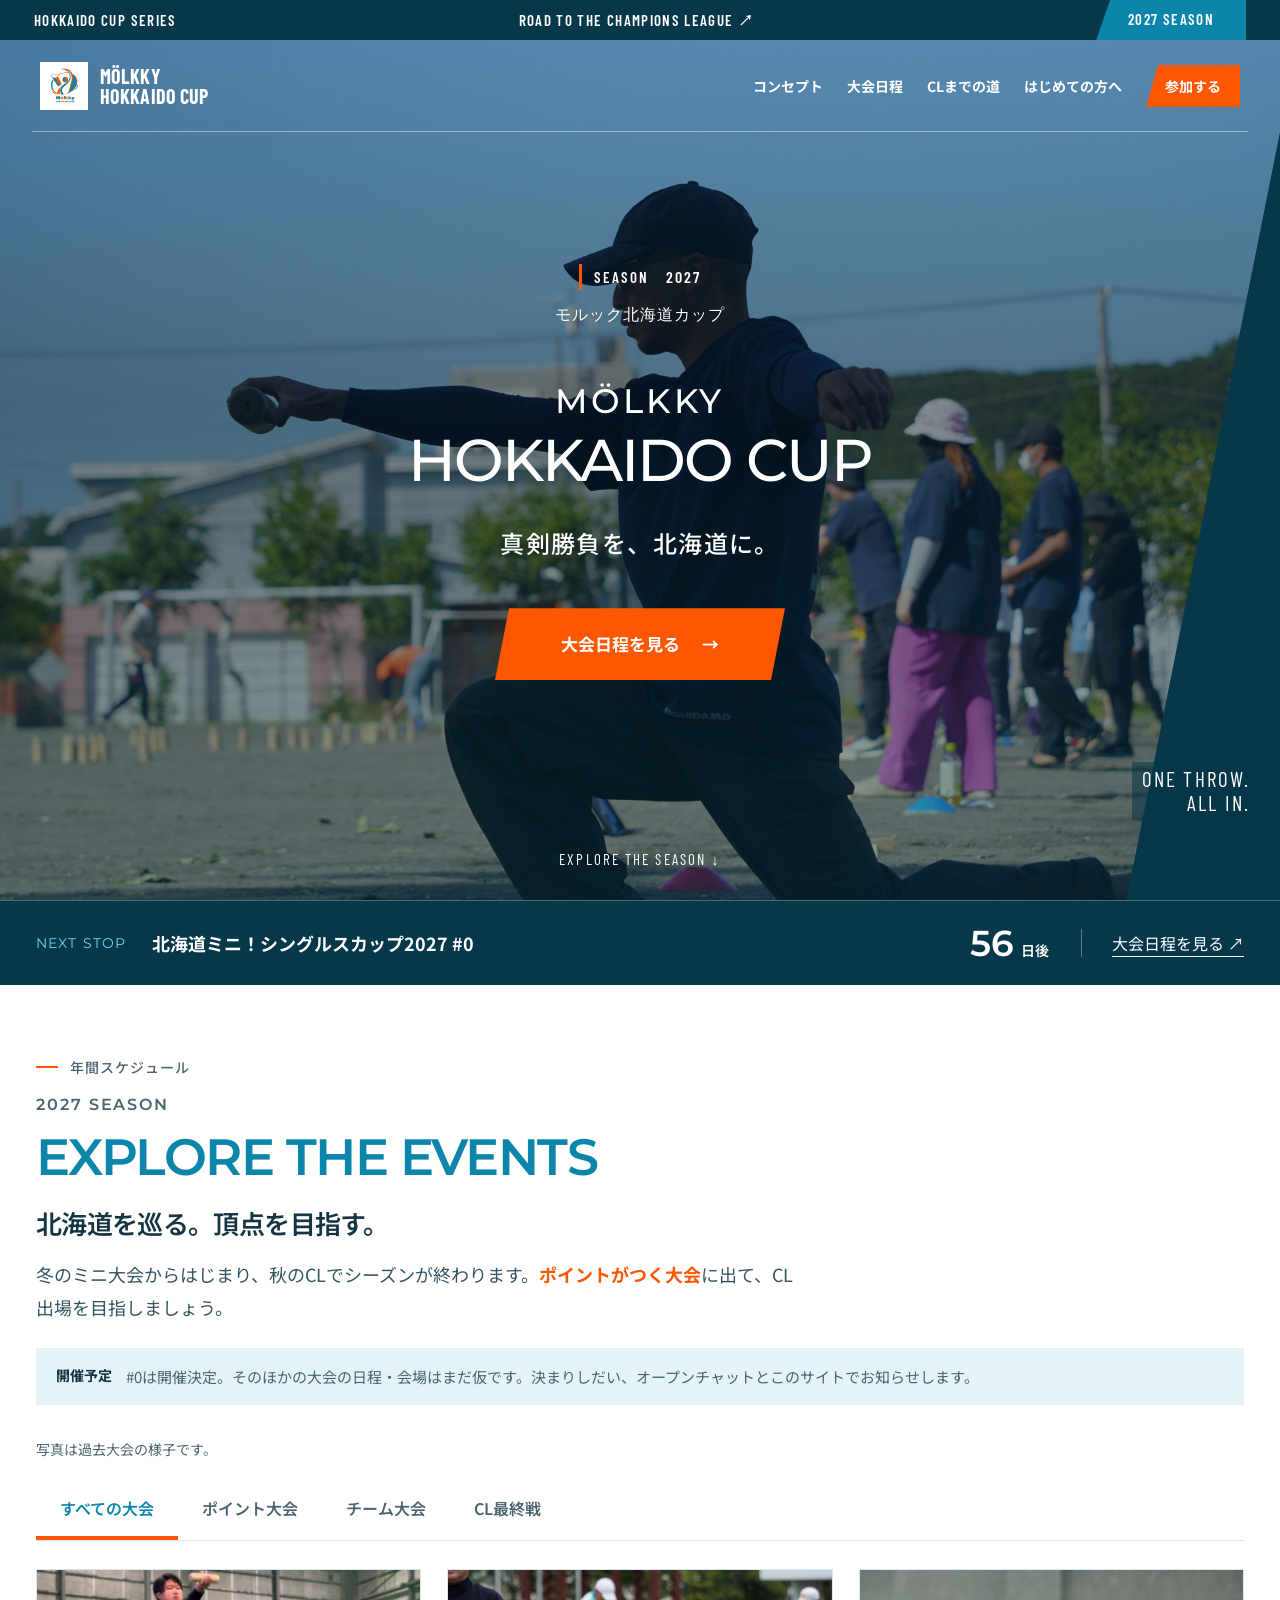
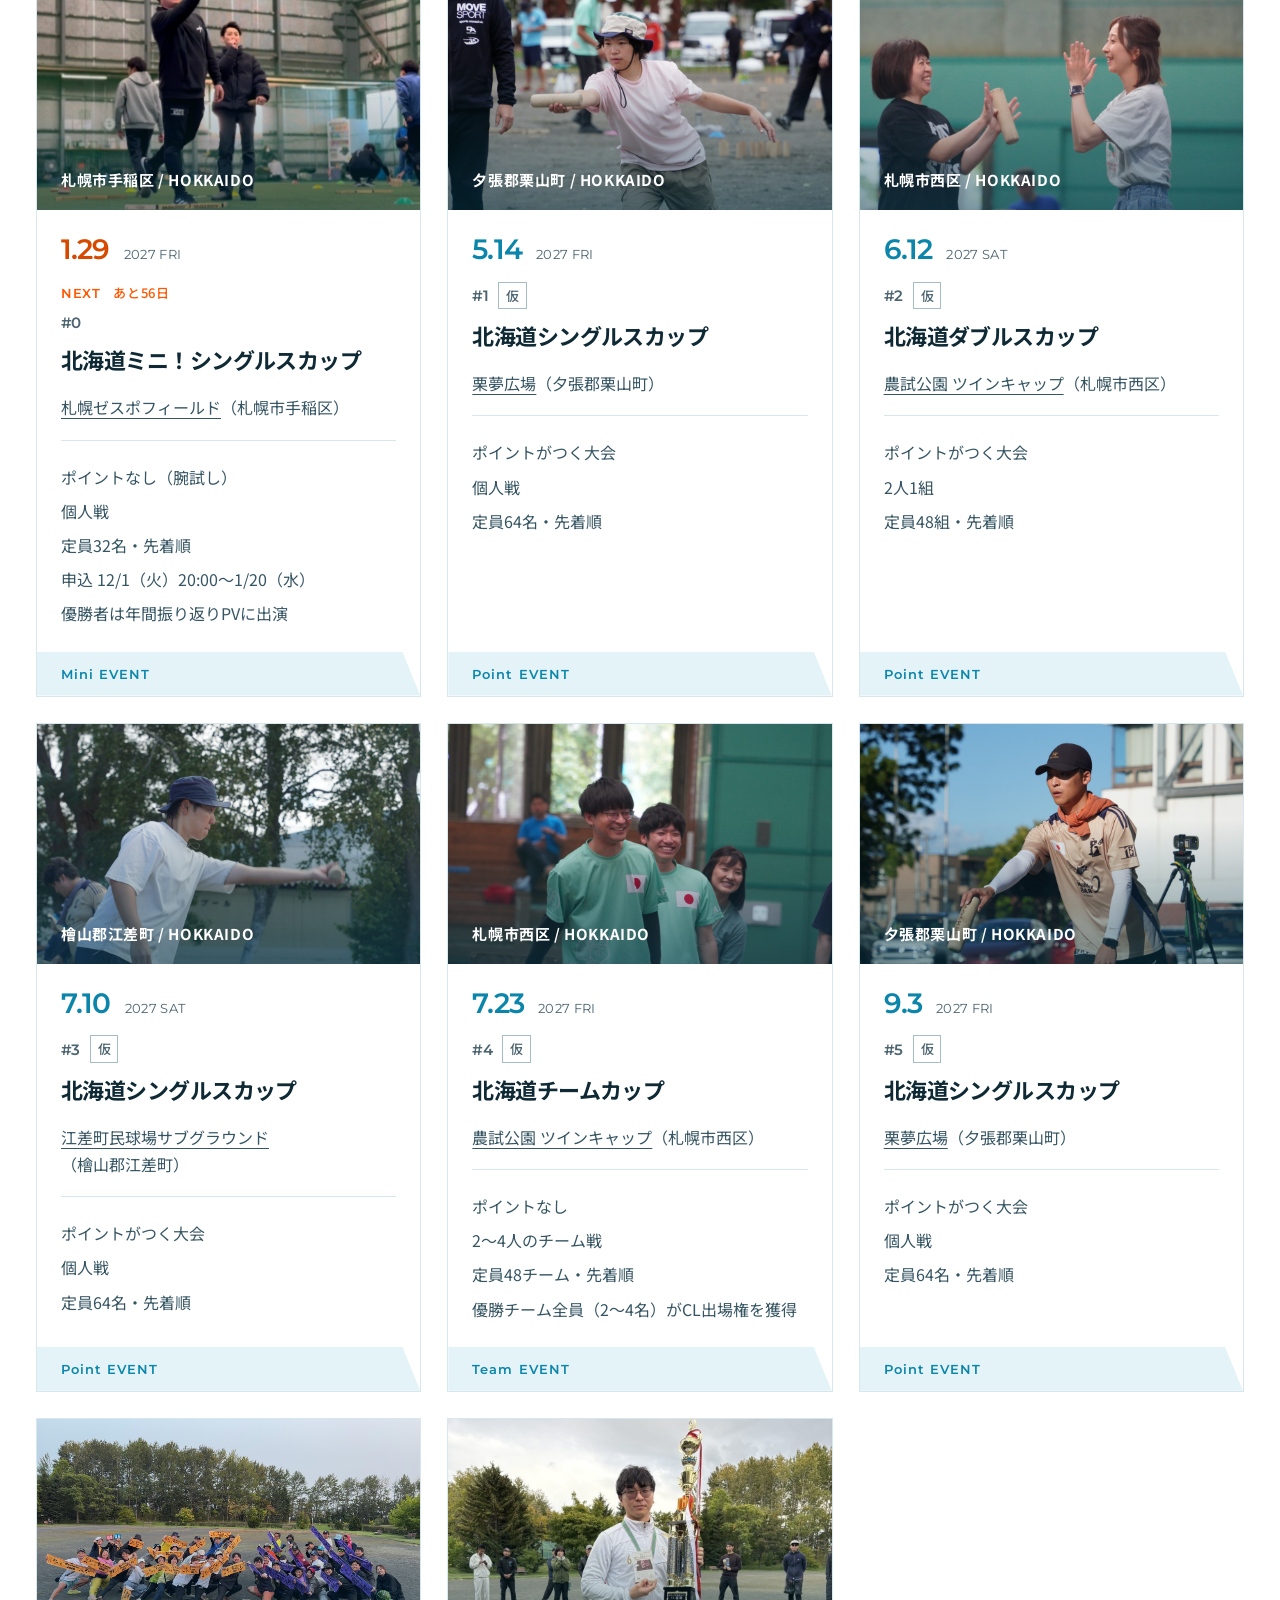
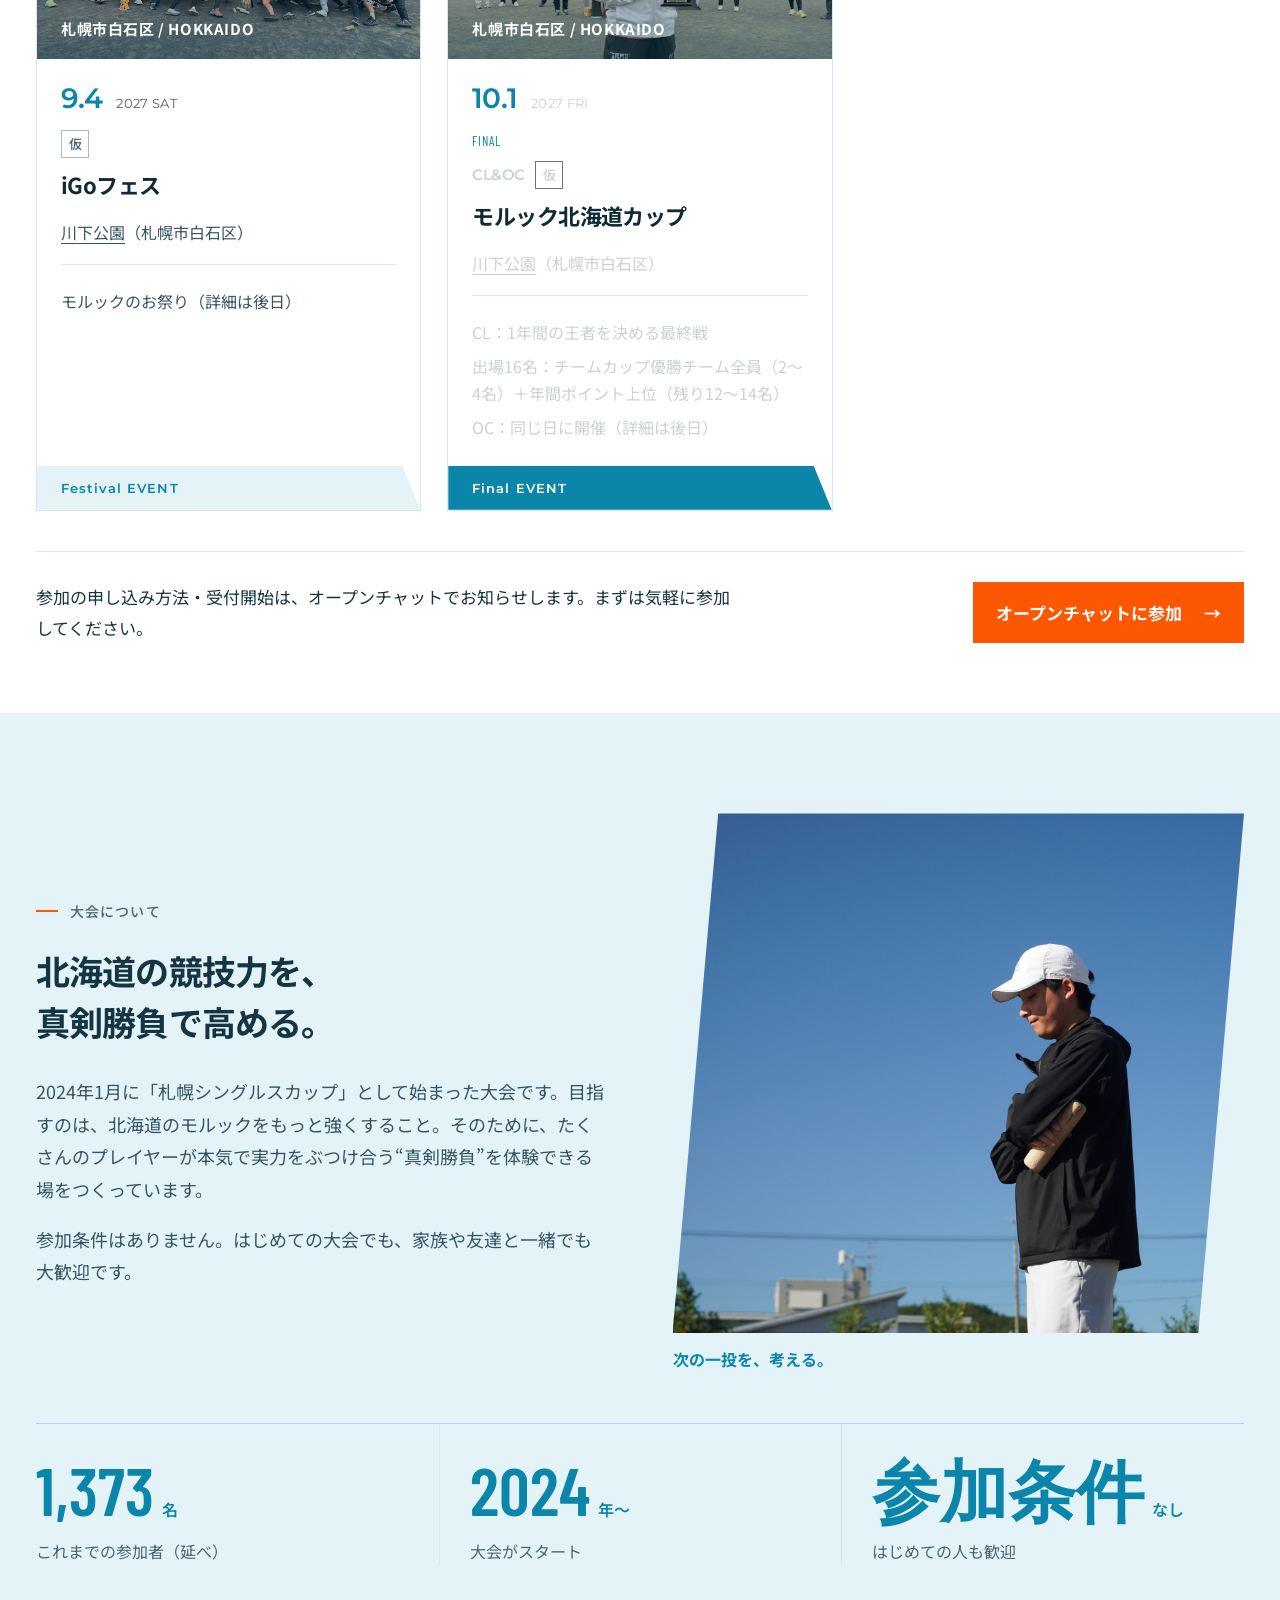
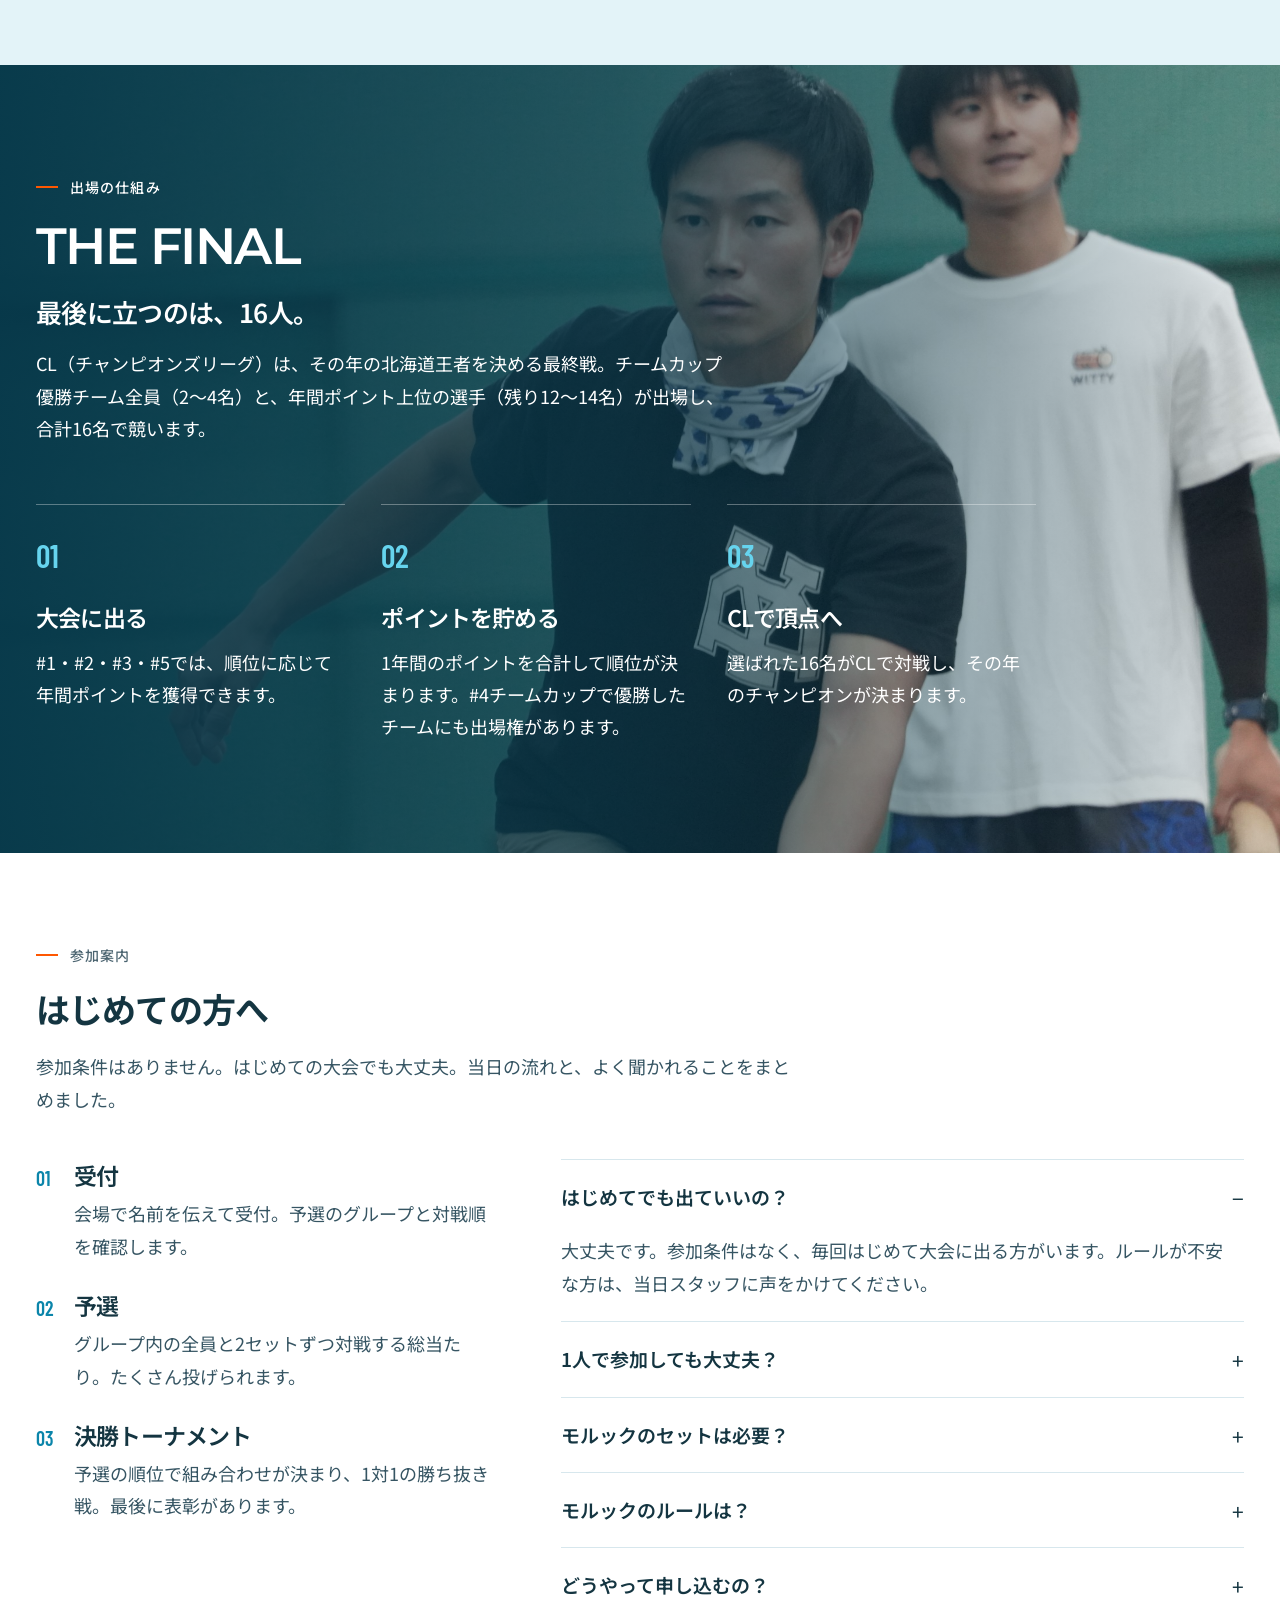
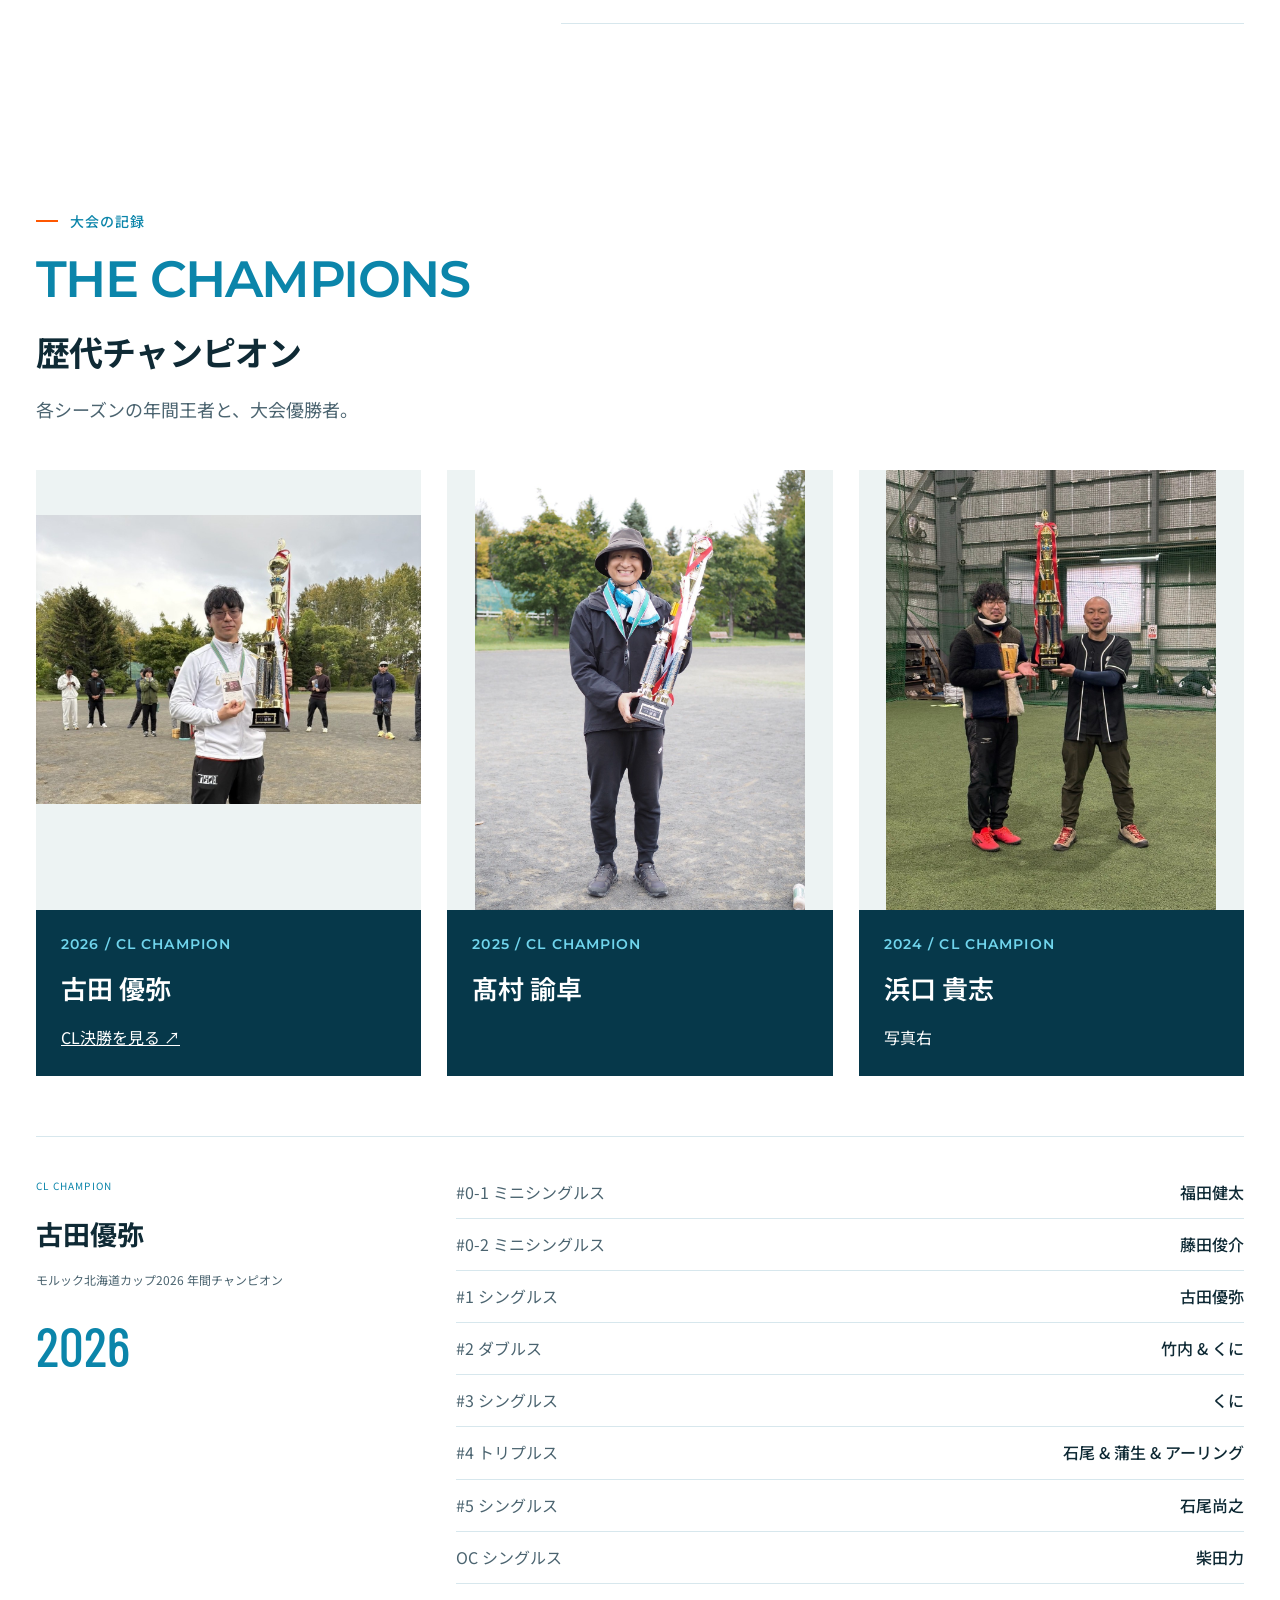
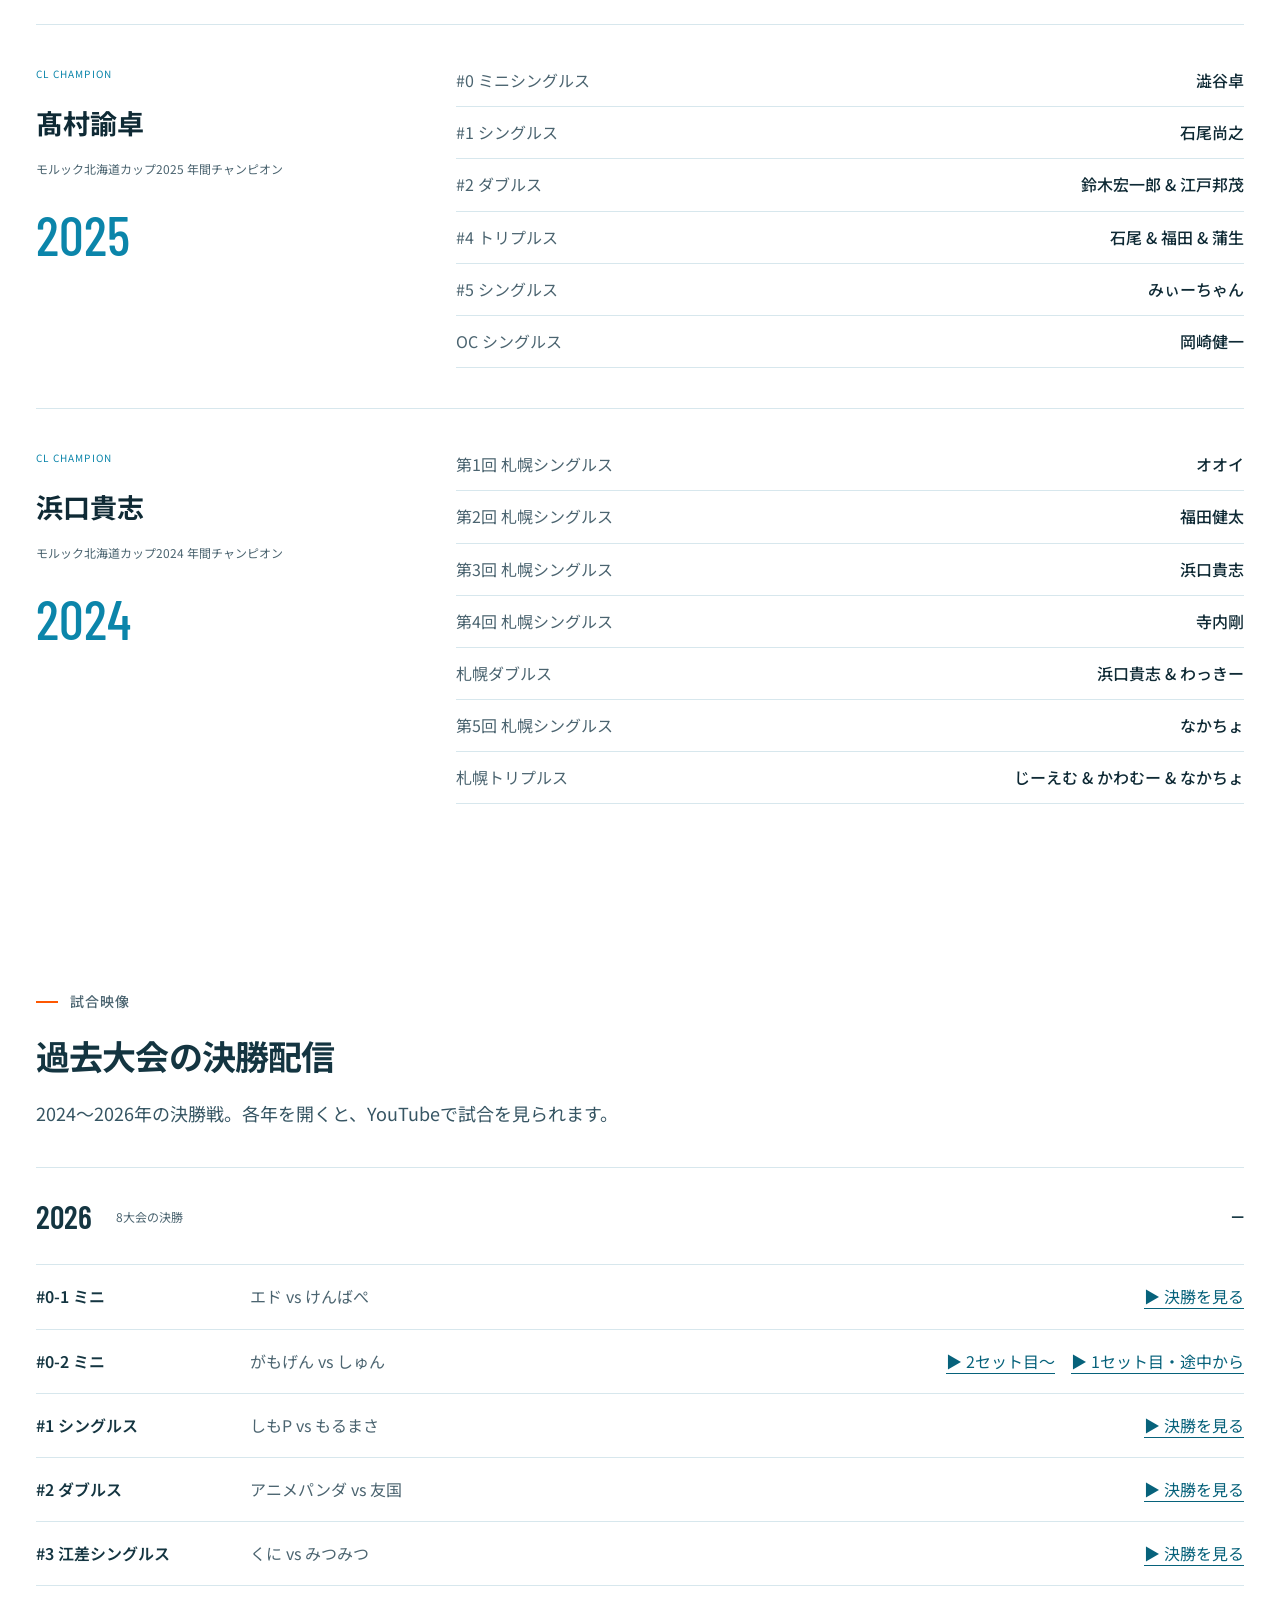
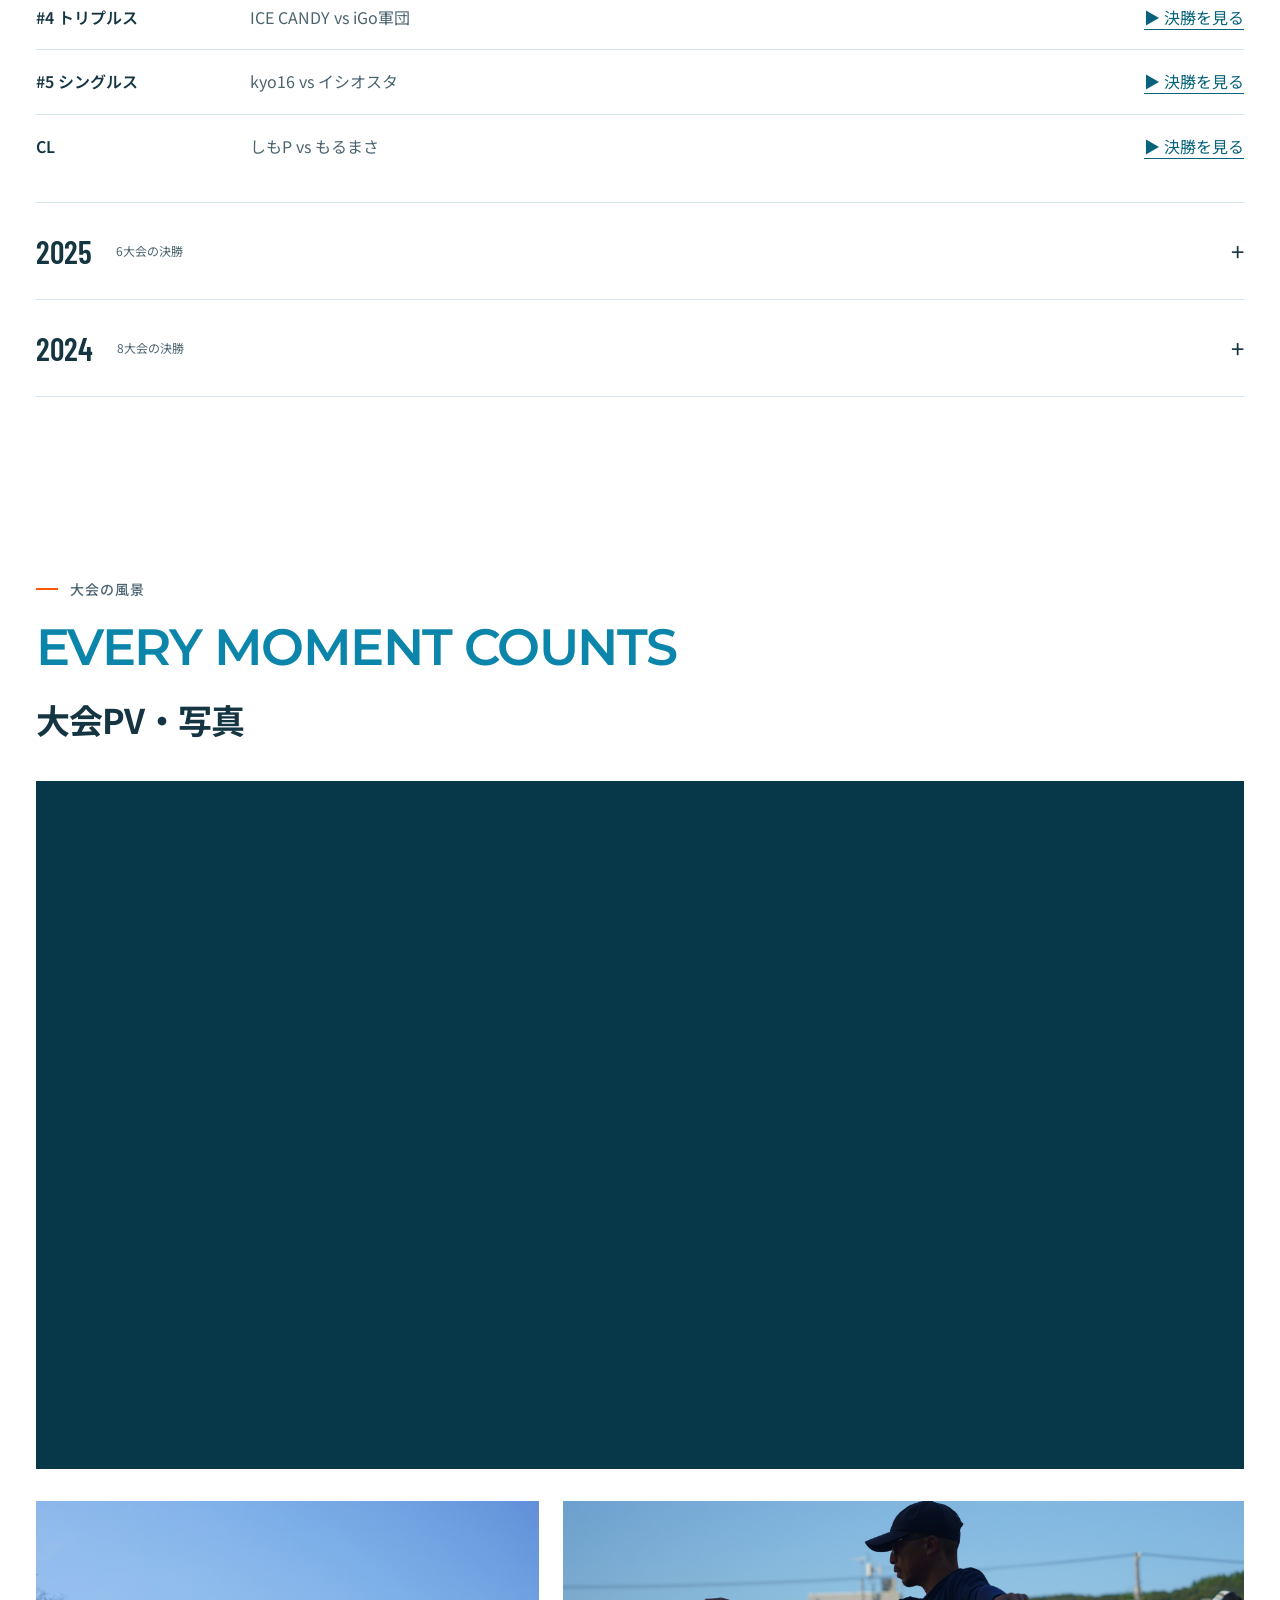
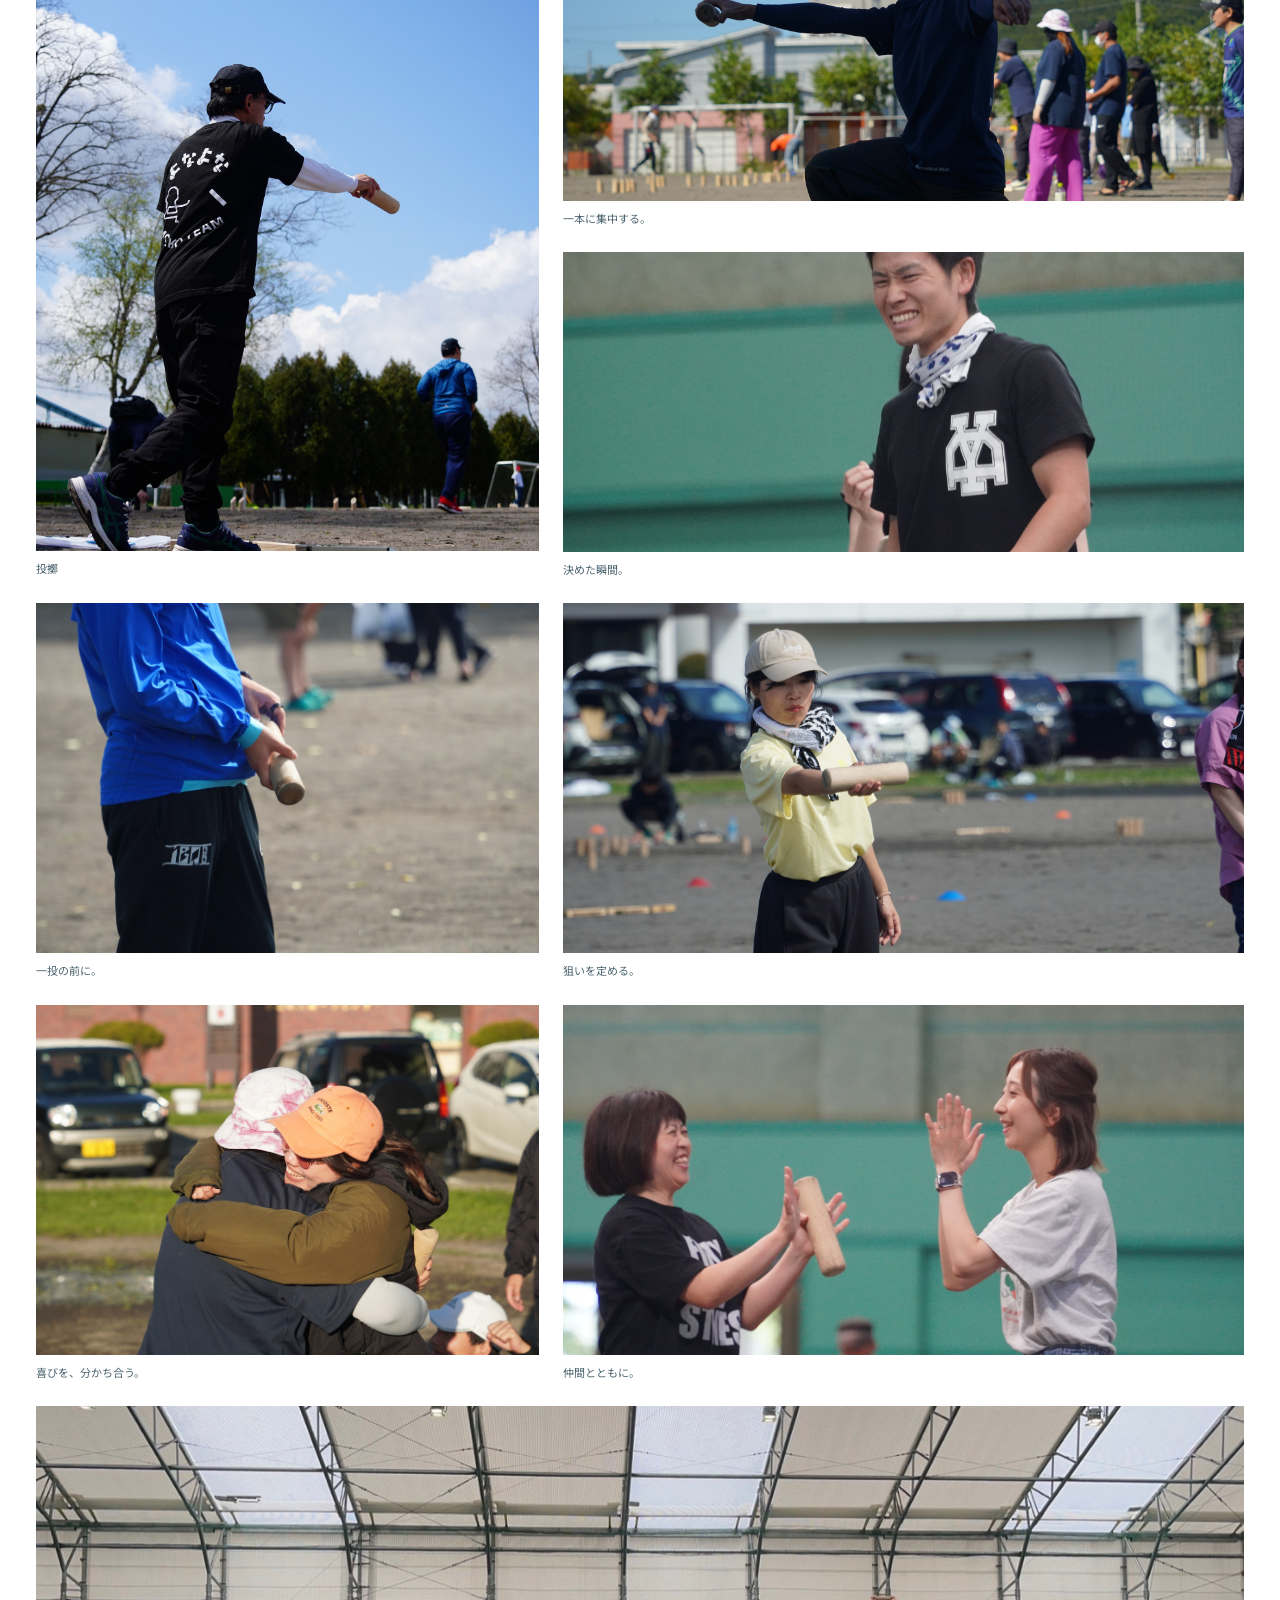
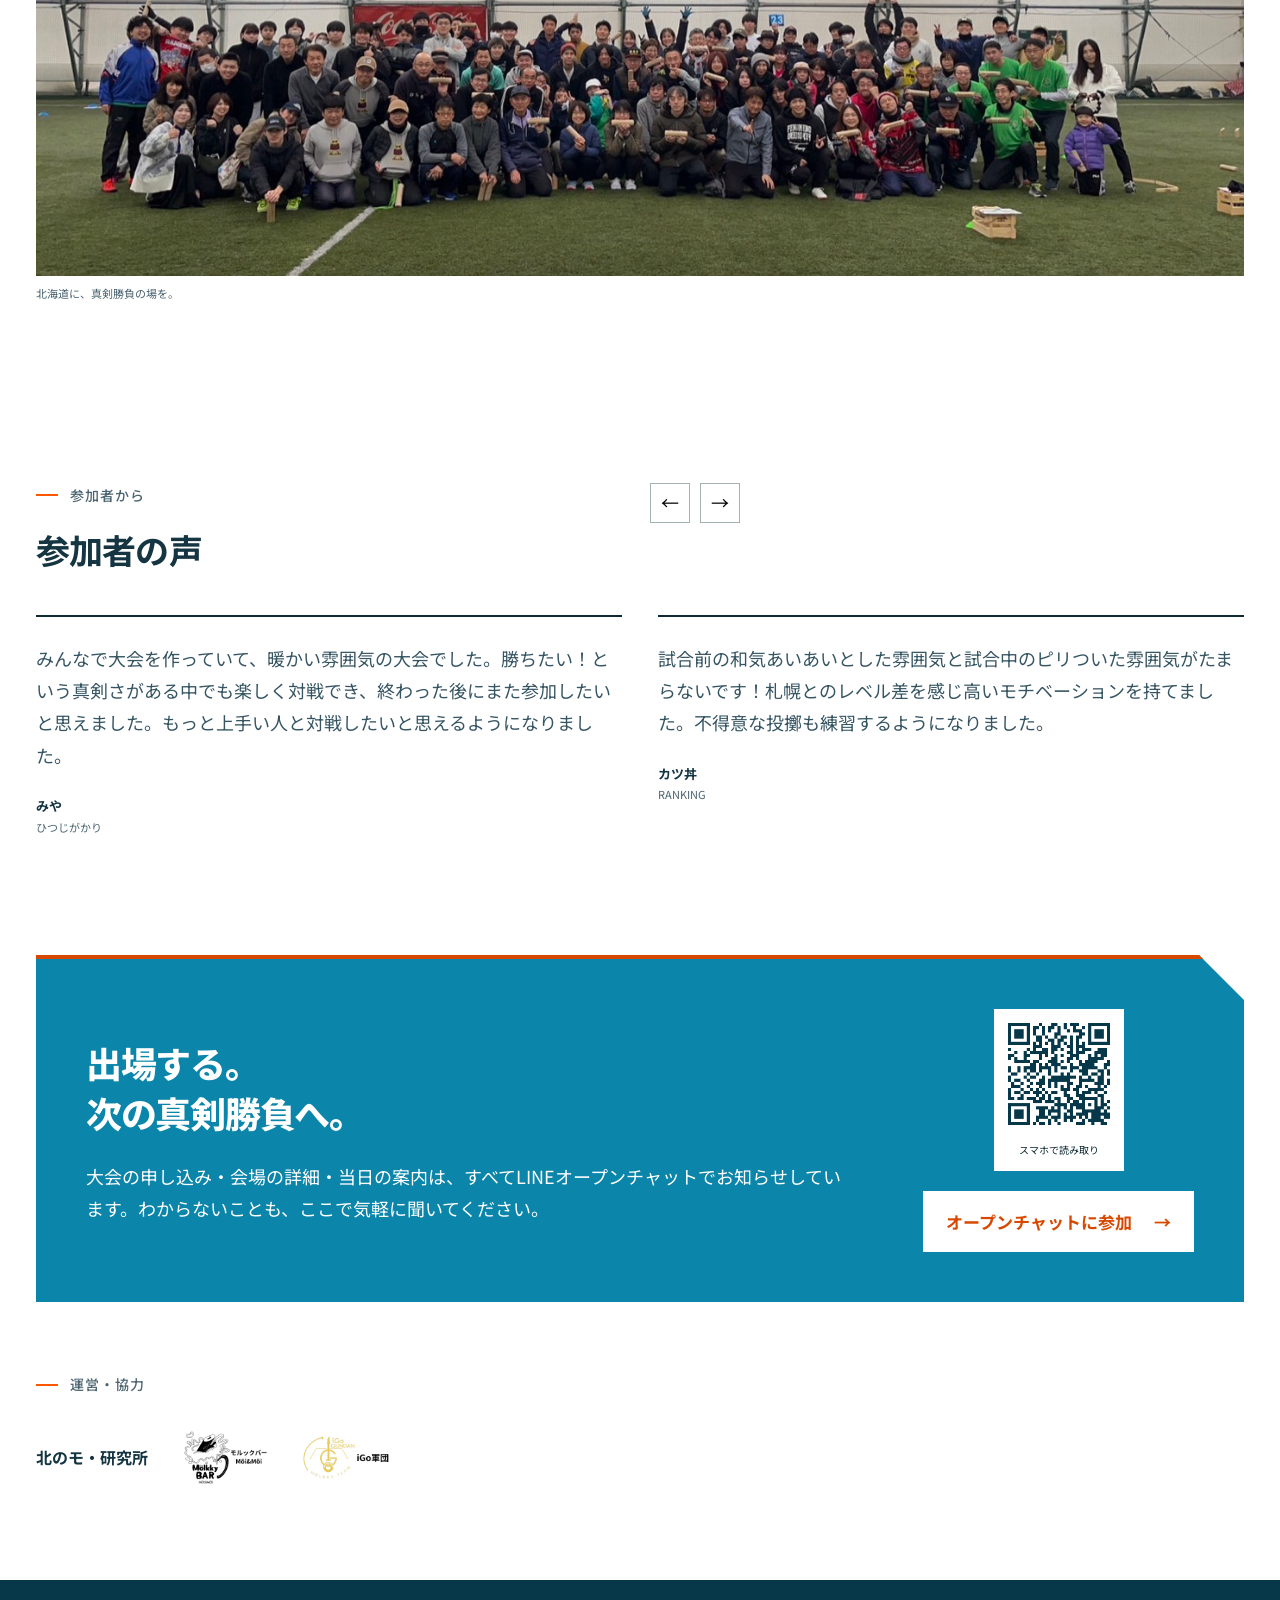
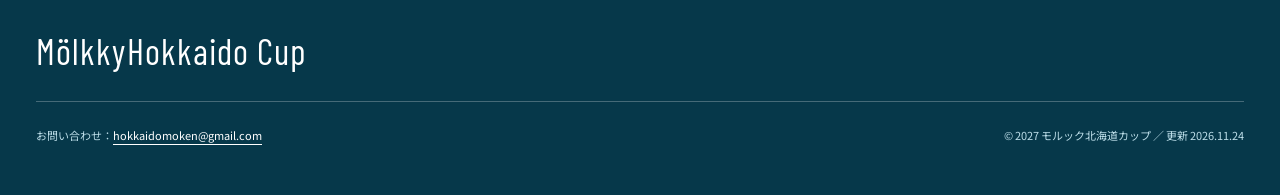
<file: index.html>
<!doctype html>
<html lang="ja">
<script>document.documentElement.classList.add("js")</script>
<head>
<meta charset="utf-8">
<meta name="viewport" content="width=device-width, initial-scale=1">
<title>モルック北海道カップ｜Mölkky Hokkaido Cup</title>
<meta name="description" content="北海道最大級のモルック競技大会「モルック北海道カップ」公式サイト。年間の大会日程・会場・申込はこちら。">
<meta property="og:title" content="モルック北海道カップ｜Mölkky Hokkaido Cup">
<meta property="og:description" content="真剣勝負を、北海道に。年間ポイントを貯めてCL（チャンピオンズリーグ）を目指そう。">
<meta property="og:image" content="https://narikifred0521-pixel.github.io/hokkaido-cup/img/ogp.jpg">
<meta property="og:url" content="https://narikifred0521-pixel.github.io/hokkaido-cup/">
<meta property="og:type" content="website">
<meta name="twitter:card" content="summary_large_image">
<meta name="theme-color" content="#0B85AA">
<link rel="icon" href="img/logo.png">
<link rel="preconnect" href="https://fonts.googleapis.com">
<link rel="preconnect" href="https://fonts.gstatic.com" crossorigin>
<link href="https://fonts.googleapis.com/css2?family=Barlow+Condensed:wght@500;600;700;800&family=Montserrat:wght@400;500;600;700;800&family=Noto+Sans+JP:wght@400;500;600;700;800;900&display=swap" rel="stylesheet">
<link rel="stylesheet" href="design.css?v=20261012a">
<link rel="stylesheet" href="series.css?v=20261012e">
</head>
<body>

<div class="series-bar"><span>HOKKAIDO CUP SERIES</span><a href="#system">ROAD TO THE CHAMPIONS LEAGUE ↗</a><span>2027 SEASON</span></div>
<header class="top" id="top">
  <a class="brand" href="#"><img src="img/logo.png" alt=""><span>MÖLKKY<br>HOKKAIDO CUP</span></a>
  <nav>
    <a href="#concept">コンセプト</a>
    <a href="#schedule">大会日程</a>
    <a href="#system">CLまでの道</a>
    <a href="#guide">はじめての方へ</a>
    <a class="pill" href="#join">参加する</a>
  </nav>
</header>

<div class="hero">
  <div class="photo"></div>
  <div class="shade"></div>

  <div class="inner">
    <div class="wrap">

      <div><div class="season-pill"><i>SEASON</i><span id="yr"></span></div></div>
      <div class="hero-name">モルック北海道カップ</div>
      <h1 class="english-title"><span>MÖLKKY</span><br>HOKKAIDO CUP</h1><p class="hero-message">真剣勝負を、北海道に。</p>

      <p class="lead">北海道各地を舞台に、年間の頂点を競う。<br>モルック北海道カップ 2027。</p>
      <div class="cta">
        <a class="btn or" href="#schedule">大会日程を見る <span class="arw">→</span></a>
        <a class="btn gl oc" target="_blank" rel="noopener">オープンチャットに参加</a>
      </div>
    </div>
  </div>
  <div class="hero-caption">ONE THROW.<br>ALL IN.</div><a class="hero-scroll" href="#schedule">EXPLORE THE SEASON ↓</a>

</div>

<div class="next-race"><div class="wrap"><div class="countdown" id="countdown" hidden></div><a class="next-link" href="#schedule">大会日程を見る ↗</a></div></div>

<section class="road" id="schedule">
  <div class="wrap">
    <div class="road-head">
      <div>
        <div class="eyebrow rv">年間スケジュール <span id="yr2" hidden></span></div>
        <div class="display-label"><span class="heading-kicker">2027 SEASON</span>EXPLORE THE EVENTS</div><h2 class="sec-title rv d1">北海道を巡る。頂点を目指す。</h2>
        <p class="sec-lead rv d2">冬のミニ大会からはじまり、秋のCLでシーズンが終わります。<b class="o">ポイントがつく大会</b>に出て、CL出場を目指しましょう。</p>
      </div>
    </div>
    <div class="notice rv"><i>開催予定</i><span id="note"></span></div>
    <p class="photo-note">写真は過去大会の様子です。</p>
    <div class="event-filters" aria-label="大会の種類"><button type="button" class="active" data-filter="all" aria-pressed="true">すべての大会</button><button type="button" data-filter="points" aria-pressed="false">ポイント大会</button><button type="button" data-filter="team" aria-pressed="false">チーム大会</button><button type="button" data-filter="cl" aria-pressed="false">CL最終戦</button></div><div class="timeline" id="events"></div>
    <div class="road-cta rv">
      <p>参加の申し込み方法・受付開始は、オープンチャットでお知らせします。まずは気軽に参加してください。</p>
      <a class="btn or oc" target="_blank" rel="noopener">オープンチャットに参加 <span class="arw">→</span></a>
    </div>
  </div>
</section>

<section class="concept" id="concept">
  <div class="wrap">
    <div class="concept-grid">
      <div>
        <div class="eyebrow rv">大会について</div>
        <h2 class="rv d1">北海道の競技力を、<br>真剣勝負で高める。</h2>
        <p class="rv d2">2024年1月に「札幌シングルスカップ」として始まった大会です。目指すのは、北海道のモルックをもっと強くすること。そのために、たくさんのプレイヤーが本気で実力をぶつけ合う“真剣勝負”を体験できる場をつくっています。</p>
        <p class="rv d2">参加条件はありません。はじめての大会でも、家族や友達と一緒でも大歓迎です。</p>

      </div>
      <figure class="competition-photo"><img src="img/between-throws.jpg" alt="青空の下でモルック棒を抱え、考える選手" loading="lazy"><figcaption>次の一投を、考える。</figcaption></figure>
      </div>
    <div class="stats" id="stats"></div>
  </div>
</section>

<section class="system" id="system">
  <div class="final-photo" aria-hidden="true"></div>
  <div class="wrap">
    <div class="eyebrow rv">出場の仕組み</div>
    <div class="display-label">THE FINAL</div><h2 class="sec-title rv d1">最後に立つのは、16人。</h2>
    <p class="sec-lead rv d2">CL（チャンピオンズリーグ）は、その年の北海道王者を決める最終戦。チームカップ優勝チーム全員（2〜4名）と、年間ポイント上位の選手（残り12〜14名）が出場し、合計16名で競います。</p>
    <div class="steps">
      <div class="step rv"><div class="n">01</div><h3>大会に出る</h3><p>#1・#2・#3・#5では、順位に応じて年間ポイントを獲得できます。</p></div>
      <div class="step rv d1"><div class="n">02</div><h3>ポイントを貯める</h3><p>1年間のポイントを合計して順位が決まります。#4チームカップで優勝したチームにも出場権があります。</p></div>
      <div class="step rv d2"><div class="n">03</div><h3>CLで頂点へ</h3><p>選ばれた16名がCLで対戦し、その年のチャンピオンが決まります。</p></div>
    </div>
  </div>
</section>

<section id="guide">
  <div class="wrap">
    <div class="eyebrow rv">参加案内</div>
    <h2 class="sec-title rv d1">はじめての方へ</h2>
    <p class="sec-lead rv d2">参加条件はありません。はじめての大会でも大丈夫。当日の流れと、よく聞かれることをまとめました。</p>
    <div class="guide-grid">
      <ol class="flow rv" id="flow"></ol>
      <div class="faq rv d1" id="faq"></div>
    </div>
  </div>
</section>

<section class="hof" id="hof">
  <div class="wrap">
    <div class="eyebrow rv">大会の記録</div>
    <div class="display-label">THE CHAMPIONS</div><h2 class="sec-title rv d1">歴代チャンピオン</h2>
    <p class="sec-lead rv d2">各シーズンの年間王者と、大会優勝者。</p>
    <div class="champions-grid">
      <figure><img src="img/champion-2026.jpg" alt="2026年間王者・古田優弥" loading="lazy"><figcaption><span>2026 / CL CHAMPION</span><strong>古田 優弥</strong><a href="https://www.youtube.com/watch?v=ecBjNCgyaY4" target="_blank" rel="noopener">CL決勝を見る ↗</a></figcaption></figure>
      <figure><img src="img/champion-2025.jpg" alt="トロフィーを持つ2025年間王者・髙村諭卓" loading="lazy"><figcaption><span>2025 / CL CHAMPION</span><strong>髙村 諭卓</strong></figcaption></figure>
      <figure><img src="img/champion-2024.jpg" alt="写真右が2024年間王者・浜口貴志" loading="lazy"><figcaption><span>2024 / CL CHAMPION</span><strong>浜口 貴志</strong><small>写真右</small></figcaption></figure>
    </div>
    <div id="hofList"></div>
  </div>
</section>

<section class="archive-sec" id="archives">
  <div class="wrap">
    <div class="eyebrow rv">試合映像</div>
    <h2 class="sec-title rv d1">過去大会の決勝配信</h2>
    <p class="sec-lead rv d2">2024〜2026年の決勝戦。各年を開くと、YouTubeで試合を見られます。</p>
    <div id="archiveList"></div>
  </div>
</section>

<section class="gallery-sec">
  <div class="wrap">
    <div class="eyebrow rv">大会の風景</div>
    <div class="display-label">EVERY MOMENT COUNTS</div><h2 class="sec-title rv d1">大会PV・写真</h2>
    <div class="pv rv"><iframe id="pv" title="モルック北海道カップ PV" loading="lazy" allow="accelerometer; autoplay; clipboard-write; encrypted-media; gyroscope; picture-in-picture" allowfullscreen></iframe></div>
    <div class="mosaic">
      <figure class="m1"><img src="img/sky-throw.jpg" alt="青空の下で投擲する選手" loading="lazy"><figcaption>投擲</figcaption></figure>
      <figure class="m2"><img src="img/low-throw.jpg" alt="低い姿勢から投擲する選手" loading="lazy"><figcaption>一本に集中する。</figcaption></figure>
      <figure class="m3"><img src="img/match-reaction.jpg" alt="投擲後に拳を握る選手" loading="lazy"><figcaption>決めた瞬間。</figcaption></figure>
      <figure class="moment"><img src="img/grip.jpg" alt="投擲前にモルック棒を握る手元" loading="lazy"><figcaption>一投の前に。</figcaption></figure>
      <figure class="moment"><img src="img/focused-throw.jpg" alt="モルック棒を構えて狙う選手" loading="lazy"><figcaption>狙いを定める。</figcaption></figure>
      <figure class="moment" id="moments"><img src="img/celebration-hug.jpg" alt="笑顔で抱き合う選手たち" loading="lazy"><figcaption>喜びを、分かち合う。</figcaption></figure>
      <figure class="moment"><img src="img/high-five.jpg" alt="笑顔でハイタッチする選手たち" loading="lazy"><figcaption>仲間とともに。</figcaption></figure>
      <figure class="m4"><img src="img/group.jpg" alt="大会会場に集まった参加者" loading="lazy"><figcaption>北海道に、真剣勝負の場を。</figcaption></figure>
    </div>
  </div>
</section>

<section class="voices-sec" id="voices">
  <div class="wrap">
    <div class="road-head">
      <div>
        <div class="eyebrow rv">参加者から</div>
        <h2 class="sec-title rv d1">参加者の声</h2>
      </div>
      <div class="v-nav rv"><button type="button" aria-label="前へ" data-d="-1">←</button><button type="button" aria-label="次へ" data-d="1">→</button></div>
    </div>
    <div class="voices" id="voiceList"></div>
  </div>
</section>

<section id="join" style="padding-top:20px">
  <div class="wrap">
    <div class="join rv">

      <div>
        <h2>出場する。<br>次の真剣勝負へ。</h2>
        <p>大会の申し込み・会場の詳細・当日の案内は、すべてLINEオープンチャットでお知らせしています。わからないことも、ここで気軽に聞いてください。</p>
      </div>
      <div class="side"><div class="qr"><img src="img/openchat_qr.png" alt="オープンチャットのQRコード"><span>スマホで読み取り</span></div><div class="cta"><a class="btn wh oc" target="_blank" rel="noopener">オープンチャットに参加 <span class="arw">→</span></a></div></div>
    </div>

    <div style="margin-top:70px">
      <div class="eyebrow rv">運営・協力</div>
      <div class="orgs" id="orgs"></div>
    </div>
  </div>
</section>

<footer>
  <div class="wrap">
    <div class="big">M<b>ö</b>lkky<br>Hokkaido Cup</div>
    <div class="row">
      <div>お問い合わせ：<a id="mail"></a></div>
      <div>© <span id="yr3"></span> モルック北海道カップ ／ 更新 <span id="upd"></span></div>
    </div>
  </div>
</footer>

<script src="data.js?v=20261012a"></script>
<script>
(function(){
  const S = window.SITE, L = S.links;
  const $ = id => document.getElementById(id);
  const esc = s => String(s).replace(/[&<>"]/g, c => ({'&':'&amp;','<':'&lt;','>':'&gt;','"':'&quot;'}[c]));
  const DOW = ['SUN','MON','TUE','WED','THU','FRI','SAT'];
  const KIND = {mini:'Mini', point:'Point', team:'Team', fes:'Festival', cl:'Final'};

  ['yr','yr2','yr3'].forEach(id => $(id).textContent = S.season);
  $('upd').textContent = S.updated.replace(/-/g,'.');
  $('note').textContent = S.note;
  document.querySelectorAll('.oc').forEach(a => a.href = L.openchat);
  $('pv').src = 'https://www.youtube-nocookie.com/embed/' + L.pv;
  $('mail').href = 'mailto:' + L.email; $('mail').textContent = L.email;


  const today = new Date(new Date().toLocaleDateString('sv-SE',{timeZone:'Asia/Tokyo'}) + 'T00:00:00+09:00');
  const next = S.events.find(e => new Date(e.date + 'T00:00:00+09:00') >= today);
  $('events').innerHTML = S.events.map(e => {
    const d = new Date(e.date + 'T00:00:00+09:00');
    const map = 'https://www.google.com/maps/search/?api=1&query=' + encodeURIComponent(e.map || e.venue);
    const fin = e.type === 'cl';
    const isNext = e === next;
    const days = Math.round((d - today) / 864e5);
    const photos = {mini:'g5.jpg',point:'outdoor-release.jpg',team:'team-smiles.jpg',fes:'igo-fes.jpg',cl:'champion-2026.jpg'};
    return `<article data-type="${e.type}" class="ev ${e.type} ${fin ? 'final' : ''} ${isNext ? 'next' : ''} rv">
      <div class="event-photo"><span class="event-region">${esc(e.area)} / HOKKAIDO</span><img src="img/${({'#1':'outdoor-release.jpg','#2':'high-five.jpg','#3':'side-throw.jpg','#5':'sunlit-throw.jpg'})[e.no] || photos[e.type] || 'outdoor-release.jpg'}" alt="" loading="lazy"></div>
      <div class="date"><div class="md">${d.getMonth()+1}.${d.getDate()}</div><div class="dow">${d.getFullYear()} ${DOW[d.getDay()]}</div></div>
      <div>
        ${isNext ? `<div class="nextbadge">NEXT <b>${days === 0 ? '今日！' : 'あと' + days + '日'}</b></div>` : ''}${fin ? '<span class="final-label">FINAL</span>' : ''}
        <div class="title">${e.no ? `<span class="no">${esc(e.no)}</span>` : ''}<span>${esc(e.name)}</span>${e.tentative ? '<span class="tag">仮</span>' : ''}</div>
        <div class="venue"><a href="${map}" target="_blank" rel="noopener">${esc(e.venue)}</a>（${esc(e.area)}）</div>
        <ul>${e.points.map(p => `<li>${esc(p)}</li>`).join('')}</ul>
      </div>
      <div class="kind">${KIND[e.type] || ''} EVENT</div>
      ${fin ? '<img class="trophy" src="img/logo.png" alt="">' : ''}
    </article>`;
  }).join('');

  if (next) {
    const nd = new Date(next.date + 'T00:00:00+09:00'); const days = Math.round((nd - today) / 864e5);
    const cd = $('countdown'); cd.hidden = false;
    cd.innerHTML = `<span class="lbl">NEXT STOP</span><span class="nm">${esc(next.name)}${S.season}${next.no ? ' ' + esc(next.no) : ''}${next.tentative ? '（仮）' : ''}</span><span class="days">${days === 0 ? 'TODAY' : days}<small>${days === 0 ? '' : '日後'}</small></span>`;
  }
  $('stats').innerHTML = S.stats.map((s,i) => `<div class="stat rv d${i}"><div class="v">${esc(s.num)}<small>${esc(s.unit)}</small></div><div class="l">${esc(s.label)}</div></div>`).join('');
  $('flow').innerHTML = S.flow.map(f => `<li><h3>${esc(f.t)}</h3><p>${esc(f.b)}</p></li>`).join('');
  $('faq').innerHTML = S.faq.map((f,i) => `<details${i===0?' open':''}><summary>${esc(f.q)}</summary><div class="ans">${esc(f.a)}</div></details>`).join('');
  $('hofList').innerHTML = S.hallOfFame.map(h => `<div class="hof-card rv">
      <div class="hof-champ"><span class="lbl">CL CHAMPION</span><div class="nm">${esc(h.champion)}</div><p>モルック北海道カップ${h.year} 年間チャンピオン</p><div class="yr">${h.year}</div></div>
      <div class="hof-list">${h.winners.length ? h.winners.map(w => `<div class="row"><span class="ev2">${esc(w[0])}</span><span class="w">${esc(w[1])}</span></div>`).join('') : `<p class="hof-note">${esc(h.note || '')}</p>`}</div>
    </div>`).join('');
  $('archiveList').innerHTML = S.archives.map((a,i) => `<details class="archive-year"${i===0?' open':''}><summary>${esc(a.year)}<span>${a.matches.length}大会の決勝</span></summary><div class="archive-grid">${a.matches.map(m => `<article class="archive-match"><h3>${esc(m.event)}</h3><p>${esc(m.match)}</p><div class="archive-links">${m.videos.map(v => `<a href="https://www.youtube.com/watch?v=${encodeURIComponent(v.id)}" target="_blank" rel="noopener noreferrer" aria-label="${esc(a.year)} ${esc(m.event)} ${esc(v.label)}（YouTube・別タブ）">▶ ${esc(v.label)}</a>`).join('')}</div></article>`).join('')}</div></details>`).join('');
  $('voiceList').innerHTML = S.voices.map(v => `<div class="voice"><div class="q">”</div><p>${esc(v.text)}</p><div class="who"><div class="av">${esc(v.name.slice(0,1))}</div><div><div class="nm">${esc(v.name)}</div><div class="tm">${esc(v.team)}</div></div></div></div>`).join('');
  $('orgs').innerHTML = S.organizers.map(o => `<div class="org rv">${o.img ? `<img src="${o.img}" alt="${esc(o.name)}">` : esc(o.name)}</div>`).join('');

  document.querySelectorAll('[data-filter]').forEach(button => button.addEventListener('click', () => {
    const filter = button.dataset.filter;
    document.querySelectorAll('[data-filter]').forEach(b => { b.classList.toggle('active', b === button); b.setAttribute('aria-pressed', String(b === button)); });
    document.querySelectorAll('#events .ev').forEach(card => { card.hidden = !(filter === 'all' || (filter === 'points' ? card.dataset.type === 'point' : card.dataset.type === filter)); });
    reveal();
  }));
  const vl = $('voiceList');
  document.querySelectorAll('.v-nav button').forEach(b => b.addEventListener('click', () => vl.scrollBy({left: +b.dataset.d * (vl.clientWidth * .8), behavior:'smooth'})));

  const top = $('top');
  const onScroll = () => top.classList.toggle('solid', scrollY > 60);
  addEventListener('scroll', onScroll, {passive:true}); onScroll();

  const reveal = () => {
    const lim = innerHeight * 0.95;
    document.querySelectorAll('.rv:not(.in)').forEach(el => { if (el.getBoundingClientRect().top < lim) el.classList.add('in'); });
  };
  let tick = false;
  const onMove = () => { if (!tick) { tick = true; requestAnimationFrame(() => { tick = false; reveal(); }); } };
  addEventListener('scroll', onMove, {passive:true});
  addEventListener('resize', onMove);
  addEventListener('load', reveal);
  reveal();
  setTimeout(reveal, 300);
})();
</script>
</body>
</html>
</file>
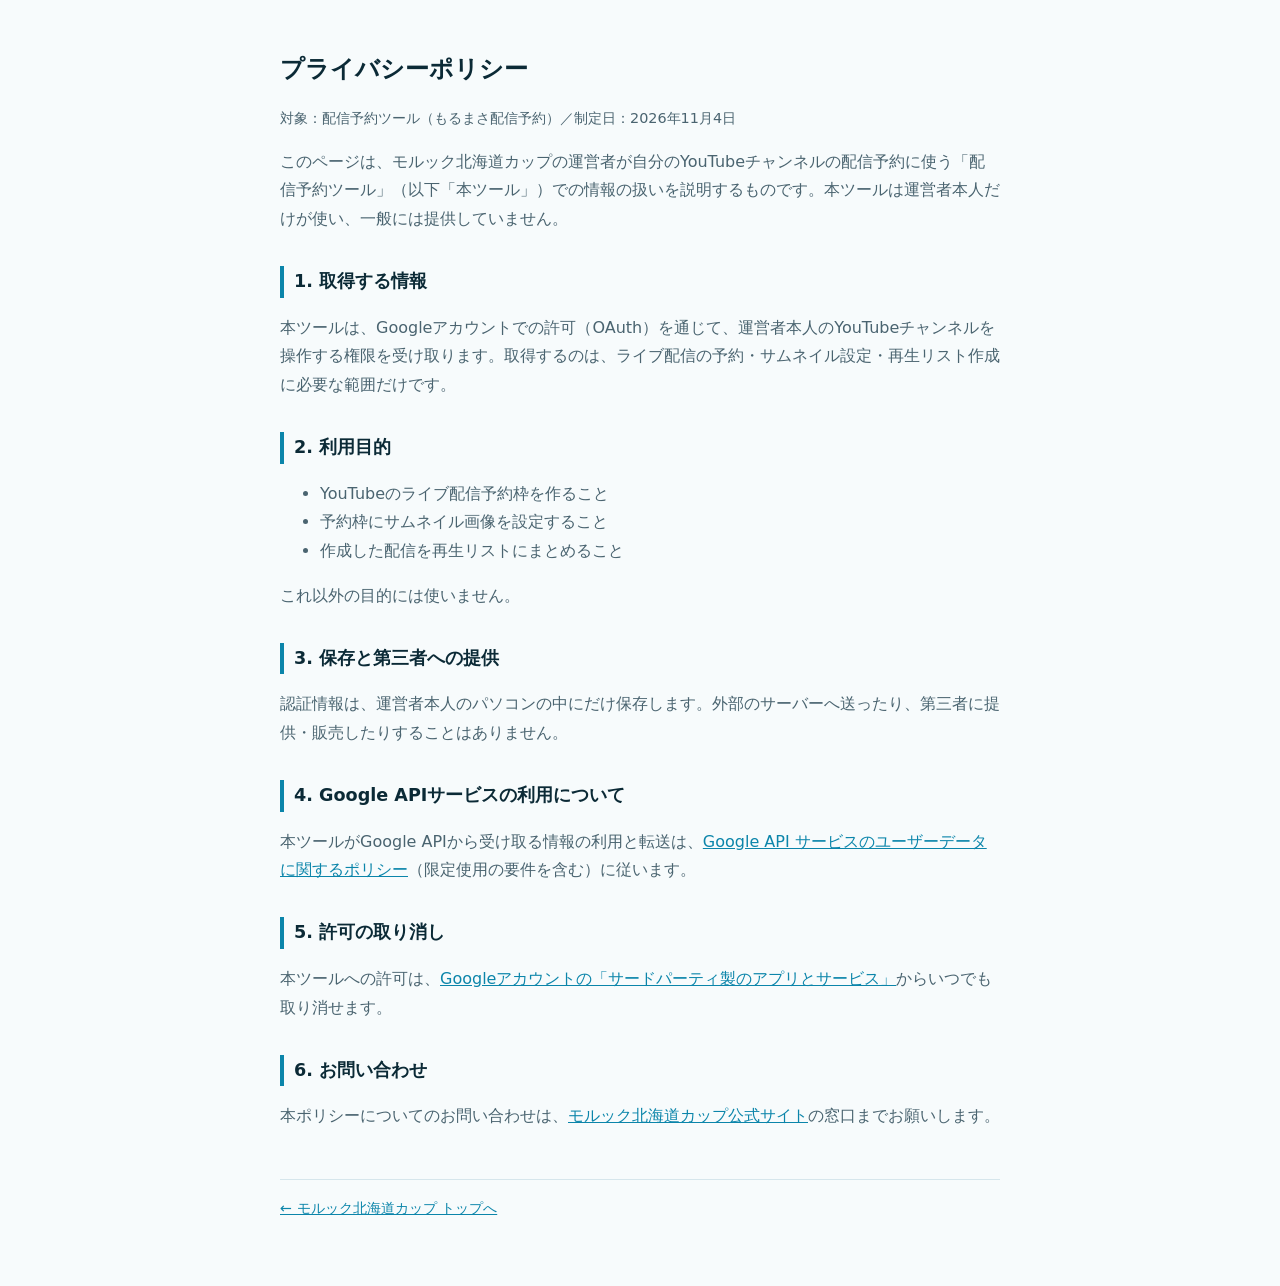
<file: privacy.html>
<!doctype html>
<html lang="ja">
<head>
<meta charset="utf-8">
<meta name="viewport" content="width=device-width, initial-scale=1">
<meta name="robots" content="noindex">
<title>プライバシーポリシー（配信予約ツール）｜モルック北海道カップ</title>
<link rel="icon" href="img/logo.png">
<style>
  :root { --ink:#0b2a36; --sub:#4a6470; --line:#d6e6ec; --accent:#0B85AA; --bg:#f7fbfc; }
  body { margin:0; background:var(--bg); color:var(--ink); font-family:"Noto Sans JP",system-ui,sans-serif; line-height:1.8; }
  main { max-width:720px; margin:0 auto; padding:48px 16px 64px; }
  h1 { font-size:1.5rem; margin:0 0 8px; }
  h2 { font-size:1.1rem; margin:32px 0 8px; padding-left:10px; border-left:4px solid var(--accent); }
  p, li { color:var(--sub); }
  .date { font-size:.9rem; color:var(--sub); }
  a { color:var(--accent); }
  footer { margin-top:48px; padding-top:16px; border-top:1px solid var(--line); font-size:.9rem; }
</style>
</head>
<body>
<main>
  <h1>プライバシーポリシー</h1>
  <p class="date">対象：配信予約ツール（もるまさ配信予約）／制定日：2026年11月4日</p>

  <p>このページは、モルック北海道カップの運営者が自分のYouTubeチャンネルの配信予約に使う「配信予約ツール」（以下「本ツール」）での情報の扱いを説明するものです。本ツールは運営者本人だけが使い、一般には提供していません。</p>

  <h2>1. 取得する情報</h2>
  <p>本ツールは、Googleアカウントでの許可（OAuth）を通じて、運営者本人のYouTubeチャンネルを操作する権限を受け取ります。取得するのは、ライブ配信の予約・サムネイル設定・再生リスト作成に必要な範囲だけです。</p>

  <h2>2. 利用目的</h2>
  <ul>
    <li>YouTubeのライブ配信予約枠を作ること</li>
    <li>予約枠にサムネイル画像を設定すること</li>
    <li>作成した配信を再生リストにまとめること</li>
  </ul>
  <p>これ以外の目的には使いません。</p>

  <h2>3. 保存と第三者への提供</h2>
  <p>認証情報は、運営者本人のパソコンの中にだけ保存します。外部のサーバーへ送ったり、第三者に提供・販売したりすることはありません。</p>

  <h2>4. Google APIサービスの利用について</h2>
  <p>本ツールがGoogle APIから受け取る情報の利用と転送は、<a href="https://developers.google.com/terms/api-services-user-data-policy" target="_blank" rel="noopener">Google API サービスのユーザーデータに関するポリシー</a>（限定使用の要件を含む）に従います。</p>

  <h2>5. 許可の取り消し</h2>
  <p>本ツールへの許可は、<a href="https://myaccount.google.com/permissions" target="_blank" rel="noopener">Googleアカウントの「サードパーティ製のアプリとサービス」</a>からいつでも取り消せます。</p>

  <h2>6. お問い合わせ</h2>
  <p>本ポリシーについてのお問い合わせは、<a href="./">モルック北海道カップ公式サイト</a>の窓口までお願いします。</p>

  <footer><a href="./">← モルック北海道カップ トップへ</a></footer>
</main>
</body>
</html>
</file>
<file: design.css>
:root{--orange:#FE5701;--teal:#0B85AA;--teal-d:#065F7A;--teal-dd:#06384A;--teal-l:#E3F3F8;--orange-d:#D94800;--ink:#0F2A35;--ink-2:#4B6470;--line:#D7E7ED;--bg:#F6FAFB;--paper:#FFFFFF;--max:1180px;--r:0;--en:'Barlow Condensed',sans-serif;--head:'Noto Sans JP',sans-serif}
*{box-sizing:border-box;margin:0;padding:0}
html{scroll-behavior:smooth;scroll-padding-top:86px}
body{font-family:var(--head);background:var(--paper);color:var(--ink);line-height:1.9;-webkit-font-smoothing:antialiased}
img{display:block;max-width:100%}a{color:inherit}button{font:inherit}h1,h2,h3{line-height:1.4;font-weight:800;letter-spacing:-.035em}b.o{color:var(--orange)}
.wrap{max-width:var(--max);padding:0 36px;margin:auto}.en{font-family:var(--en)}section{padding:90px 0;scroll-margin-top:0}
.eyebrow{font-size:12px;font-weight:600;letter-spacing:.14em;color:var(--ink-2);display:flex;align-items:center;gap:12px}
.eyebrow:before{content:'';width:22px;height:2px;background:var(--orange)}
.sec-title{font-size:clamp(28px,3.8vw,44px);margin:16px 0 0}.sec-lead{font-size:15px;color:var(--ink-2);max-width:720px;margin-top:20px}
.top{position:fixed;inset:0 0 auto;z-index:30;display:flex;align-items:center;justify-content:space-between;padding:18px 32px;background:#f6fafbf2;border-bottom:1px solid var(--line);color:var(--ink);backdrop-filter:blur(12px)}
.brand{display:flex;align-items:center;gap:12px;text-decoration:none;font-size:14px;font-weight:700}.brand img{width:34px;height:34px;background:#fff;padding:3px}
.top nav{display:flex;gap:24px;align-items:center}.top nav a{font-size:12px;text-decoration:none;font-weight:500}.top nav a:hover{text-decoration:underline;text-underline-offset:7px}.top nav a.pill{padding:9px 19px;background:var(--orange);color:#fff;font-weight:700}
.hero{position:relative;background:var(--teal-dd);color:#fff;min-height:850px;height:100svh;max-height:1100px;display:flex;align-items:center;overflow:hidden}
.hero .photo{position:absolute;right:0;top:76px;bottom:0;width:63%;background:url('img/match-focus.jpg') 59% center/cover no-repeat}
.hero .shade{position:absolute;inset:0;background:linear-gradient(90deg,#06384A 0%,#06384A 26%,#06384Aaa 45%,#06384A00 70%)}
.hero .inner{position:relative;width:100%;z-index:2}.hero .wrap{padding-top:75px;padding-bottom:60px}
.season-pill{display:flex;align-items:center;gap:16px;font-family:var(--en);font-size:22px;font-weight:600;letter-spacing:.08em;color:#a9b8ba}.season-pill i{font-style:normal;font-size:15px;border-left:3px solid var(--orange);padding-left:12px}
.hero-name{font-family:var(--en);font-size:17px;letter-spacing:.16em;margin-top:26px;color:#d3dcdc}
.hero h1{font-size:clamp(52px,6.7vw,90px);font-weight:900;line-height:1.33;letter-spacing:-.06em;margin-top:20px}
.hero .lead{font-size:15px;color:#ced5d5;line-height:2.1;margin-top:26px;max-width:420px}.hero-caption{position:absolute;bottom:32px;right:32px;font-size:11px;letter-spacing:.1em;color:#fff;background:#06384A88;padding:5px 10px}
.cta{display:flex;gap:16px;flex-wrap:wrap;margin-top:32px}.btn{display:inline-flex;justify-content:center;align-items:center;gap:22px;padding:15px 22px;font-size:13px;font-weight:700;text-decoration:none;border:1px solid transparent;transition:background .15s,color .15s}.btn.or{background:var(--orange);color:#fff}.btn.or:hover{background:#d74500}.btn.gl{border-color:#ffffff80;color:#fff}.btn.gl:hover{background:#fff;color:var(--ink)}.btn.wh{background:#fff;color:var(--orange-d)}
.concept{background:var(--paper)}.concept-grid{display:grid;grid-template-columns:1fr 1fr;gap:70px;align-items:center}.concept h2{font-size:clamp(28px,3.2vw,42px);margin:22px 0 28px;line-height:1.55}.concept p{font-size:15px;color:var(--ink-2)}.concept p+p{margin-top:18px}.competition-photo{position:relative}.competition-photo img{width:100%;height:450px;object-fit:cover;object-position:center;filter:none}.competition-photo figcaption{margin-top:12px;font-size:11px;color:var(--ink-2)}
.stats{display:grid;grid-template-columns:repeat(3,1fr);border-top:1px solid var(--line);margin-top:65px}.stat{padding:28px 0 0}.stat+.stat{padding-left:30px;border-left:1px solid var(--line)}.stat .v{font-family:var(--en);font-size:52px;font-weight:600;line-height:1.1}.stat .v small{font-family:var(--head);font-size:16px;margin-left:8px}.stat .l{color:var(--ink-2);font-size:12px;margin-top:10px}
.road{background:var(--bg)}.road-head{display:flex;align-items:end;justify-content:space-between;gap:20px}.notice{display:flex;gap:14px;align-items:start;font-size:13px;background:var(--paper);border-left:3px solid var(--orange);padding:16px 20px;margin:32px 0}.notice i{font-style:normal;font-weight:700;white-space:nowrap}.notice span{color:var(--ink-2)}
.countdown{display:flex;align-items:center;gap:22px;border-bottom:1px solid var(--ink);padding:0 0 20px;margin-bottom:0}.countdown[hidden]{display:none}.countdown .lbl{font-family:var(--en);font-size:16px;letter-spacing:.05em;color:var(--ink-2)}.countdown .nm{font-size:15px;font-weight:700}.countdown .days{font-family:var(--en);font-size:45px;line-height:1;margin-left:auto}.countdown .days small{font-family:var(--head);font-size:12px;margin-left:7px}
.ev{display:grid;grid-template-columns:130px 1fr;gap:30px;position:relative;padding:28px 0;border-bottom:1px solid var(--line)}.ev .date .md{font-family:var(--en);font-weight:600;font-size:48px;line-height:1}.ev .date .dow{font-family:var(--en);font-size:14px;letter-spacing:.06em;color:var(--ink-2);margin-top:8px}.ev .title{display:flex;align-items:center;flex-wrap:wrap;gap:12px;font-size:18px;font-weight:700;line-height:1.6}.no{font-family:var(--en);font-size:20px;font-weight:600;color:var(--ink-2)}.tag{font-size:10px;border:1px solid #a4bdc7;color:var(--ink-2);padding:0 6px;font-weight:500}.venue{font-size:13px;color:var(--ink-2);margin-top:6px}.venue a{text-decoration-thickness:1px;text-underline-offset:4px}.ev ul{list-style:none;display:flex;flex-wrap:wrap;gap:7px 0;margin-top:12px}.ev li{font-size:12px;color:var(--ink-2);padding:0 12px;border-right:1px solid var(--line);line-height:1.6}.ev li:first-child{padding-left:0}.ev li:last-child{border-right:0}.kind,.trophy{display:none}.nextbadge{font-family:var(--en);font-size:13px;color:var(--orange);margin-bottom:8px;font-weight:600;letter-spacing:.07em}.nextbadge b{display:none}.ev.next .date .md{color:#d84900}.final-label{font-family:var(--en);font-size:13px;letter-spacing:.08em;display:block;color:var(--orange);margin-bottom:8px}.ev.final{background:var(--teal-dd);color:#fff;padding:30px 24px;margin-top:24px;border:0}.ev.final .date .dow,.ev.final .no,.ev.final .venue,.ev.final li,.ev.final .tag{color:#cad2cf}.ev.final .tag{border-color:#6a7678}.road-cta{display:flex;justify-content:space-between;align-items:center;gap:30px;margin-top:30px}.road-cta p{font-size:13px;max-width:650px}.road-cta .btn{flex:none}
.system{background:var(--teal-dd);color:#fff}.system .eyebrow{color:#bcdde8}.system .sec-lead{color:#cce5ee}.steps{display:grid;grid-template-columns:repeat(3,1fr);gap:36px;margin-top:48px}.step{border-top:1px solid #ffffff45;padding-top:20px}.step .n{font-family:var(--en);font-size:32px;color:var(--orange);font-weight:600}.step h3{font-size:20px;margin:18px 0 12px}.step p{font-size:14px;color:#cce5ee;line-height:1.9}
.guide-grid{display:grid;grid-template-columns:.8fr 1.2fr;gap:70px;margin-top:44px}.flow{list-style:none;counter-reset:f}.flow li{counter-increment:f;padding:0 0 27px 38px;position:relative}.flow li:before{content:counter(f,decimal-leading-zero);position:absolute;left:0;top:2px;color:var(--teal);font-family:var(--en);font-size:20px;font-weight:600}.flow h3{font-size:17px}.flow p{font-size:14px;color:var(--ink-2);margin-top:6px}.faq details{border-top:1px solid var(--line)}.faq details:last-child{border-bottom:1px solid var(--line)}.faq summary{padding:18px 30px 18px 0;cursor:pointer;list-style:none;font-weight:600;font-size:15px;position:relative}.faq summary:after{content:'+';position:absolute;right:0;font-size:21px;font-weight:400}.faq details[open] summary:after{content:'−'}.faq summary::-webkit-details-marker{display:none}.faq .ans{padding:0 15px 22px 0;font-size:14px;color:var(--ink-2)}
.hof{background:var(--paper);color:var(--ink)}.hof .eyebrow{color:var(--teal)}.hof .sec-lead{color:var(--ink-2)}.champion-feature{display:grid;grid-template-columns:1.3fr .7fr;align-items:end;margin-top:42px;border-bottom:1px solid var(--line)}.champion-feature img{width:100%;max-height:570px;object-fit:cover;object-position:center 35%}.champion-feature figcaption{padding:40px}.champion-feature span{font-size:12px;color:var(--teal)}.champion-feature strong{display:block;font-size:36px;font-weight:700;margin:14px 0 26px}.champion-feature a{font-size:13px;text-underline-offset:6px}.hof-card{margin-top:40px;display:grid;grid-template-columns:.65fr 1.35fr;border-top:1px solid var(--line);padding-top:30px;gap:40px}.hof-champ .lbl{font-size:10px;letter-spacing:.12em;color:var(--teal)}.hof-champ .nm{font-size:27px;margin:12px 0;font-weight:700}.hof-champ p{font-size:12px;color:var(--ink-2)}.hof-champ .yr{font-family:var(--en);font-size:55px;line-height:1;font-weight:500;margin-top:28px;color:var(--teal)}.hof-list .row{display:flex;justify-content:space-between;gap:20px;font-size:13px;padding:12px 0;border-bottom:1px solid var(--line)}.hof-list .ev2{color:var(--ink-2)}.hof-list .w{text-align:right;font-weight:500}
.archive-sec{background:var(--paper)}#archiveList{margin-top:38px}.archive-year{border-top:1px solid var(--line)}.archive-year:last-child{border-bottom:1px solid var(--line)}.archive-year summary{cursor:pointer;font-family:var(--en);font-size:32px;font-weight:600;padding:20px 0;list-style:none;display:flex;align-items:center;gap:24px}.archive-year summary:after{content:'+';margin-left:auto;font-family:var(--head);font-weight:400;font-size:24px}.archive-year[open] summary:after{content:'−'}.archive-year summary::-webkit-details-marker{display:none}.archive-year summary span{font-family:var(--head);font-size:12px;font-weight:400;color:var(--ink-2)}.archive-grid{padding-bottom:24px}.archive-match{display:grid;grid-template-columns:190px 1fr auto;gap:24px;align-items:center;padding:18px 0;border-top:1px solid var(--line)}.archive-match h3{font-size:13px;letter-spacing:0;font-weight:600}.archive-match p{font-size:13px;color:var(--ink-2)}.archive-links{display:flex;gap:16px;flex-wrap:wrap;justify-content:end}.archive-links a{font-size:12px;text-underline-offset:5px;white-space:nowrap;color:#07627b}.archive-links a:hover{color:#ba4000}
.gallery-sec{background:var(--teal-l)}.pv{margin-top:36px;aspect-ratio:16/9;background:#06384A}.pv iframe{width:100%;height:100%;border:0}.mosaic{display:grid;grid-template-columns:.85fr 1.15fr;gap:24px;margin-top:32px}.mosaic figure{position:relative}.mosaic img{width:100%;height:300px;object-fit:cover}.mosaic .m1{grid-row:span 2}.mosaic .m1 img{height:650px;object-position:center}.mosaic .m2 img{object-position:50% 38%}.mosaic .m3 img{object-position:50% 35%}.mosaic .m4{grid-column:1/-1}.mosaic .m4 img{height:470px;object-position:50% 65%}.mosaic figcaption{font-size:11px;color:var(--ink-2);padding-top:8px}
.voices-sec{background:var(--paper)}.voices{display:flex;gap:36px;overflow:auto;scroll-snap-type:x mandatory;padding:40px 0 8px}.voice{flex:0 0 calc(50% - 18px);scroll-snap-align:start;border-top:2px solid var(--ink);padding-top:25px}.voice .q,.voice .av{display:none}.voice p{font-size:15px}.voice .who{display:flex;align-items:center;gap:12px;margin-top:24px}.voice .nm{font-size:13px;font-weight:700}.voice .tm{font-size:11px;color:var(--ink-2)}.v-nav{display:flex;gap:10px}.v-nav button{background:none;border:1px solid #a5b3b0;width:40px;height:40px;cursor:pointer}.v-nav button:hover{background:var(--ink);color:#fff}
.join{background:var(--orange);color:#fff;border-top:4px solid var(--orange-d);padding:50px;display:grid;grid-template-columns:1fr auto;gap:40px;align-items:center}.join h2{font-size:36px}.join p{font-size:14px;color:#fff;max-width:580px;margin-top:22px}.join .side{display:flex;align-items:center;flex-direction:column;gap:20px}.join .qr{width:130px;background:#fff;padding:8px;color:var(--ink);text-align:center}.join .qr span{font-size:10px}.join .cta{margin:0}.orgs{display:flex;gap:32px;align-items:center;flex-wrap:wrap;margin-top:28px}.org{font-size:16px;font-weight:700}.org img{height:65px;width:auto}
footer{background:var(--teal-dd);color:#fff;padding:50px 0}.big{font-family:var(--en);font-size:36px;line-height:1.15;letter-spacing:.03em}.big br{display:none}.big b{font-weight:inherit}footer .row{display:flex;justify-content:space-between;flex-wrap:wrap;gap:20px;border-top:1px solid #ffffff40;padding-top:24px;margin-top:30px;font-size:11px;color:#bcdde8}footer .row a{color:#fff;text-underline-offset:4px}
a:focus-visible,button:focus-visible,summary:focus-visible{outline:3px solid var(--orange);outline-offset:5px}
@media(min-width:1500px){.hero .photo{background-position:59% center}}
@media(max-width:900px){.top nav{gap:14px}.top nav a{font-size:11px}.concept-grid{gap:36px}.competition-photo img{height:380px}.road-cta{align-items:start;flex-direction:column}.champion-feature figcaption{padding:25px}.archive-match{grid-template-columns:160px 1fr}.archive-links{grid-column:2;justify-content:start;margin-top:-10px}.join{padding:32px}.join h2{font-size:30px}}
@media(max-width:760px){.wrap{padding:0 24px}section{padding:64px 0}.top{padding:13px 20px}.brand{font-size:12px;gap:8px}.brand img{width:29px;height:29px}.top nav a:not(.pill){display:none}.top nav a.pill{font-size:11px;padding:8px 14px}.hero{min-height:790px;height:100svh;max-height:980px;align-items:end}.hero .photo{inset:61px 0 auto;width:100%;height:70%;background-position:59% 25%}.hero .shade{background:linear-gradient(0deg,#06384A 0%,#06384A 25%,#06384A88 46%,#06384A00 68%)}.hero .wrap{padding-top:280px;padding-bottom:52px}.hero-name{font-size:13px;letter-spacing:.12em;margin-top:16px}.hero h1{font-size:clamp(42px,10.8vw,66px);margin-top:15px}.season-pill{font-size:18px}.season-pill i{font-size:12px}.hero .lead{font-size:13px;margin-top:18px}.hero .cta{gap:10px;margin-top:24px}.hero .btn{font-size:11px;padding:13px 15px;gap:12px}.hero-caption{display:none}.concept-grid{grid-template-columns:1fr;gap:30px}.concept h2{font-size:28px}.competition-photo img{height:auto;aspect-ratio:4/3}.stats{margin-top:36px}.stat .v{font-size:35px}.stat .v small{font-size:11px;margin-left:4px}.stat+.stat{padding-left:12px}.stat .l{font-size:10px}.stat .v{overflow-wrap:anywhere}.sec-title{font-size:28px}.sec-lead{font-size:14px}.countdown{gap:10px;flex-wrap:wrap}.countdown .lbl{font-size:13px}.countdown .nm{font-size:12px;flex-basis:75%}.countdown .days{font-size:35px}.notice{font-size:12px;padding:14px;margin:24px 0}.ev{grid-template-columns:72px 1fr;gap:16px;padding:24px 0}.ev .date .md{font-size:34px}.ev .date .dow{font-size:11px}.ev .title{font-size:14px;gap:7px}.ev .title>span:not(.no):not(.tag){flex-basis:100%;order:3}.no{font-size:16px}.ev .venue{font-size:12px}.ev li{font-size:11px;padding:0 8px}.ev.final{padding:24px 14px}.road-cta .btn{width:100%}.steps{grid-template-columns:1fr;gap:28px;margin-top:36px}.step{display:grid;grid-template-columns:36px 1fr;gap:6px 16px}.step h3{margin:3px 0 6px;font-size:18px}.step p{grid-column:2}.step .n{font-size:28px}.guide-grid{grid-template-columns:1fr;gap:20px}.champion-feature{grid-template-columns:1fr}.champion-feature img{height:auto;aspect-ratio:4/3}.champion-feature figcaption{padding:24px 0}.champion-feature strong{font-size:28px;margin:8px 0 14px}.hof-card{grid-template-columns:1fr;gap:18px;margin-top:32px}.hof-champ{position:relative}.hof-champ .yr{position:absolute;right:0;top:0;font-size:48px;margin-top:0}.hof-champ .nm{font-size:23px}.hof-list .row{font-size:12px;gap:14px}.hof-list .ev2{max-width:45%}.archive-match{grid-template-columns:1fr;gap:6px;padding:16px 0}.archive-links{grid-column:auto;margin-top:4px}.archive-match h3{font-size:13px}.archive-match p{font-size:12px}.archive-year summary{font-size:28px}.mosaic{grid-template-columns:1fr;gap:24px}.mosaic .m1{grid-column:auto;grid-row:auto}.mosaic img{height:auto;aspect-ratio:4/3}.mosaic .m1 img{height:auto;aspect-ratio:3/4}.mosaic .m4 img{height:230px}.voice{flex-basis:85%}.voice p{font-size:14px}.join{grid-template-columns:1fr;padding:28px 24px;gap:28px}.join h2{font-size:30px}.join .side{align-items:start}.join .qr{display:none}.join .cta,.join .btn{width:100%}.orgs{gap:22px}.org img{height:48px}.org{font-size:13px}.big{font-size:27px}footer .row{font-size:10px}}
@media(prefers-reduced-motion:reduce){html{scroll-behavior:auto}*{transition:none!important}}

/* Photo-led competition series: Red Bull / UTMB reference direction */
.top{background:transparent;color:#fff;border-bottom:1px solid #ffffff35;backdrop-filter:none}
.top.solid{background:#fffffff5;color:var(--ink);border-color:var(--line);backdrop-filter:blur(12px)}
.hero{height:92svh;min-height:740px;max-height:1000px;align-items:end}
.hero .photo{inset:0;width:100%;background-image:url('img/outdoor-release.jpg');background-position:50% 45%}
.hero .shade{background:linear-gradient(0deg,#06384Af5 0%,#06384A77 30%,#06384A00 65%,#06384A66 100%)}
.hero .wrap{padding-top:150px;padding-bottom:65px}.hero-name{font-size:16px;margin-top:20px;color:#fff}
.hero h1{font-size:clamp(54px,7.5vw,100px);line-height:1.14;letter-spacing:-.055em;margin-top:15px;text-shadow:0 2px 18px #06384A30}.hero h1 span{font-size:.55em;letter-spacing:.02em}
.hero-message{font-size:22px;font-weight:700;margin-top:22px;letter-spacing:.06em}.hero .lead{display:none}.hero .cta{margin-top:24px}.hero .cta .gl{display:none}.hero-caption{bottom:30px}
.next-race{background:var(--teal);color:#fff}.next-race>.wrap{display:flex;align-items:center;gap:32px;padding-top:28px;padding-bottom:28px}.countdown{flex:1;border:0;padding:0;gap:26px}.countdown .lbl{color:#fff;font-size:19px;white-space:nowrap}.countdown .nm{font-size:15px}.countdown .days{font-size:48px;white-space:nowrap}.next-link{font-size:12px;white-space:nowrap;text-underline-offset:6px;border-left:1px solid #ffffff55;padding-left:30px}
.concept{padding:110px 0}.concept-grid{grid-template-columns:.9fr 1.1fr;gap:80px}.competition-photo img{height:510px;object-position:50% 38%}.concept h2{font-size:38px}.stats{max-width:100%;margin-top:50px}
.display-label{font-family:var(--en);font-size:clamp(60px,8vw,105px);font-weight:700;line-height:1;color:var(--teal);letter-spacing:-.025em;margin-top:25px}.road{background:#fff}.road .sec-title{font-size:30px;margin-top:20px}.road .sec-lead{max-width:590px}.road-head{align-items:start}.timeline{display:grid;grid-template-columns:repeat(3,1fr);gap:36px 24px;margin-top:36px}
.ev{display:flex;flex-direction:column;gap:16px;padding:0 0 26px;overflow:hidden;border-bottom:1px solid var(--line)}.event-photo{height:220px;overflow:hidden}.event-photo img{width:100%;height:100%;object-fit:cover;transition:transform .35s}.ev:hover .event-photo img{transform:scale(1.035)}.ev .date{display:flex;align-items:baseline;gap:12px}.ev .date .md{font-size:42px}.ev .date .dow{font-size:12px}.ev .title{font-size:16px;gap:8px}.ev .title>span:not(.no):not(.tag){flex-basis:100%;order:3}.ev ul{display:block;margin-top:14px}.ev li{border:0;padding:0;margin-top:4px;font-size:12px}.nextbadge{margin:0 0 8px}.ev.final{grid-column:span 2;display:grid;grid-template-columns:1fr 1fr;padding:0;margin:0;background:var(--teal-dd);gap:24px}.ev.final .event-photo{grid-row:span 2;height:100%;min-height:360px}.ev.final .date{padding:24px 24px 0 0}.ev.final .date+div{padding:0 24px 28px 0}.road-cta{margin-top:40px}
.system{position:relative;overflow:hidden;padding:100px 0;background:var(--teal-dd)}.final-photo{position:absolute;inset:0 0 0 45%;background:linear-gradient(90deg,#06384A,#06384A55),url('img/match-focus.jpg') center/cover}.system>.wrap{position:relative}.system .display-label{color:#ffffff2b;font-size:110px}.system .sec-title{font-size:44px}.system .sec-lead{max-width:560px}.system .steps{margin-top:60px}.step{background:#06384A90;padding:22px 0 0}.system .eyebrow{color:#fff}
.gallery-sec{background:var(--teal-l)}
@media(max-width:900px){.timeline{grid-template-columns:repeat(2,1fr)}.ev.final{grid-column:span 2}.concept-grid{gap:38px}.next-race>.wrap{gap:18px}.next-link{padding-left:18px}.countdown{gap:14px}}
@media(max-width:760px){.top{padding:13px 20px}.hero{height:88svh;min-height:690px;max-height:900px}.hero .photo{inset:0;height:100%;width:100%;background-position:44% 35%}.hero .shade{background:linear-gradient(0deg,#06384Af5,#06384A55 42%,#06384A00 72%,#06384A66)}.hero .wrap{padding-top:220px;padding-bottom:42px}.hero-name{font-size:11px;margin-top:18px}.hero h1{font-size:49px;line-height:1.2}.hero-message{font-size:17px;margin-top:18px}.hero .cta{margin-top:24px}.hero-caption{display:none}.next-race>.wrap{display:block;padding-top:24px;padding-bottom:24px}.countdown{display:grid;grid-template-columns:1fr auto;gap:10px 14px}.countdown .lbl{font-size:16px}.countdown .nm{grid-row:2;grid-column:1;font-size:13px;line-height:1.8}.countdown .days{grid-column:2;grid-row:1/span 2;align-self:center;font-size:42px}.next-link{display:inline-block;border:0;padding:0;margin-top:18px}.concept{padding:65px 0}.concept-grid{grid-template-columns:1fr;gap:28px}.concept h2{font-size:28px}.competition-photo img{height:auto;aspect-ratio:4/3}.display-label{font-size:66px}.road .sec-title{font-size:28px}.timeline{grid-template-columns:1fr;gap:28px}.event-photo{height:240px}.ev{gap:12px;padding-bottom:22px}.ev .date .md{font-size:40px}.ev .title{font-size:16px}.ev.final{grid-column:auto;display:flex;gap:16px}.ev.final .event-photo{height:250px;min-height:0}.ev.final .date{padding:0 22px}.ev.final .date+div{padding:0 22px 26px}.system{padding:65px 0}.final-photo{inset:0;background:linear-gradient(0deg,#06384A,#06384Ac0),url('img/match-focus.jpg') 60% center/cover}.system .display-label{font-size:75px}.system .sec-title{font-size:29px}.system .steps{margin-top:36px}.step{padding-top:20px;background:none}}

.season-pill{color:#fff}.photo-note{font-size:11px;color:var(--ink-2);margin-top:24px}.photo-note+.timeline{margin-top:16px}

/* Larger reading sizes and English event title */
.hero h1.english-title{font-family:var(--en);font-size:clamp(80px,10vw,136px);line-height:.95;letter-spacing:-.025em;margin-top:28px}.hero h1.english-title span{font-size:.62em;letter-spacing:.035em}.hero-message{font-size:26px}.hero-name{font-size:18px}.brand{font-size:16px}.top nav a{font-size:14px}.btn{font-size:16px}.hero .btn{font-size:16px}.eyebrow{font-size:14px}.concept p,.sec-lead,.step p,.flow p,.faq .ans,.voice p,.join p{font-size:17px}.venue,.ev .venue,.ev li,.archive-match h3,.archive-match p,.archive-links a,.hof-list .row,.road-cta p{font-size:15px}.ev .title{font-size:19px}.countdown .nm{font-size:18px}.next-link{font-size:15px}.faq summary{font-size:18px}.stat .l{font-size:14px}
@media(max-width:760px){.brand{font-size:13px}.top nav a.pill{font-size:13px}.hero h1.english-title{font-size:clamp(55px,14vw,94px);line-height:1;margin-top:24px;white-space:nowrap}.hero h1.english-title span{font-size:.68em}.hero-name{font-size:14px}.hero-message{font-size:20px}.hero .btn{font-size:14px;padding:15px 20px}.concept p,.sec-lead,.step p,.flow p,.faq .ans,.voice p,.join p{font-size:16px}.ev .venue,.ev li,.archive-match h3,.archive-match p,.archive-links a,.hof-list .row,.road-cta p{font-size:14px}.ev .title{font-size:18px}.countdown .nm{font-size:15px}.next-link{font-size:14px}.faq summary{font-size:16px}.stat .l{font-size:12px}.eyebrow{font-size:13px}}

.competition-photo img{object-position:65% center}.mosaic .m2 img{object-position:center 60%}.mosaic .moment img{height:350px;object-position:center}.mosaic .moment:nth-of-type(4) img{object-position:40% center}@media(max-width:760px){.mosaic .moment img{height:auto;aspect-ratio:3/2}.mosaic .m2 img{aspect-ratio:3/2}.competition-photo img{aspect-ratio:3/2}}
</file>
<file: series.css>
/* UTMB-inspired series composition, using the Hokkaido Cup identity. */
:root{--max:1380px}
.series-bar{position:fixed;top:0;left:0;right:0;z-index:35;height:40px;display:flex;align-items:center;justify-content:space-between;padding:0 34px;background:var(--teal-dd);color:white;font-family:var(--en);font-weight:600;letter-spacing:.09em;font-size:15px}.series-bar a{text-decoration:none}.series-bar>span:last-child{background:var(--teal);padding:6px 32px;align-self:stretch;clip-path:polygon(14px 0,100% 0,100% 100%,0 100%)}
.top{top:40px;padding:18px 40px;min-height:92px;border:0}.top:after{content:'';position:absolute;left:32px;right:32px;bottom:0;height:1px;background:#ffffff70}.top.solid:after{background:var(--line)}.brand{font-family:var(--en);font-size:20px;line-height:1;letter-spacing:.015em}.brand img{width:48px;height:48px}.top nav a{font-weight:700}.top nav .pill{border-radius:0;clip-path:polygon(12px 0,100% 0,100% 100%,0 100%);padding:14px 30px}
.hero{height:100svh;min-height:800px;max-height:1150px;display:flex;align-items:center;text-align:center;isolation:isolate}.hero .inner{width:100%}.hero .wrap{padding:160px 40px 120px;max-width:1250px}.hero .photo{background-image:url('img/low-throw.jpg');background-position:center 57%}.hero .shade{background:linear-gradient(0deg,#06384A70,#071b2880 55%,#06384A45)}.hero:after{content:'';position:absolute;z-index:0;right:0;top:132px;bottom:0;width:12%;background:var(--teal-dd);clip-path:polygon(100% 0,100% 100%,0 100%)}.hero .inner{position:relative;z-index:1}.season-pill{justify-content:center;border:none;display:inline-flex;background:none;font-size:18px;letter-spacing:.13em}.season-pill i{color:white;font-style:normal}.hero-name{font-size:15px;letter-spacing:.15em;margin-top:8px}.hero h1.english-title{font-family:var(--head);font-size:clamp(62px,6.6vw,102px);font-weight:800;line-height:1.02;letter-spacing:-.05em;margin-top:30px}.hero h1.english-title span{font-size:.56em;letter-spacing:.12em;font-weight:600}.hero-message{font-size:26px;letter-spacing:.14em;margin-top:30px}.hero .cta{justify-content:center;margin-top:44px}.hero .btn{border-radius:0;min-width:290px;padding:20px 34px;clip-path:polygon(14px 0,100% 0,calc(100% - 14px) 100%,0 100%)}.hero-caption{display:block;right:20px;bottom:80px;font-family:var(--en);font-size:21px;line-height:1.15;text-align:right;z-index:1}.hero-scroll{position:absolute;bottom:28px;left:50%;transform:translateX(-50%);font-family:var(--en);font-size:15px;letter-spacing:.14em;text-decoration:none;z-index:2;color:white}
.next-race{background:var(--teal-dd);border-top:1px solid #ffffff45}.next-race>.wrap{padding-top:24px;padding-bottom:24px}.countdown .lbl{color:#69d3ec}.countdown .days{color:white}.countdown .days small{font-size:14px}.display-label{font-family:var(--head);font-size:clamp(46px,5.2vw,76px);font-weight:800;line-height:1.02;letter-spacing:-.055em}.road{padding:90px 0;background:#fff}.road-head>div{width:100%}.road .display-label{position:relative}.season-index{position:absolute;right:0;bottom:0;font-family:var(--en);font-size:130px;letter-spacing:-.06em;color:var(--teal-l)}.road .sec-title{font-size:27px}.road .sec-lead{max-width:760px}.notice{border-left:0;border-radius:0}.event-filters{display:flex;gap:0;border-bottom:1px solid var(--line);margin-top:26px;overflow-x:auto}.event-filters button{background:white;color:var(--ink-2);border:0;border-bottom:4px solid transparent;font:700 19px var(--en);letter-spacing:.03em;padding:16px 28px;white-space:nowrap;cursor:pointer}.event-filters button.active{border-color:var(--orange);color:var(--teal)}.timeline{grid-template-columns:repeat(3,minmax(0,1fr));gap:26px;margin-top:28px}.ev,.ev.final{display:flex;position:relative;flex-direction:column;grid-column:auto;background:var(--paper);border:1px solid var(--line);padding:0;gap:0;color:var(--ink)}.ev[hidden]{display:none}.event-photo,.ev.final .event-photo{position:relative;height:280px;min-height:0;grid-row:auto}.event-photo:after{content:'';position:absolute;inset:0;background:linear-gradient(0deg,#06384A80,transparent 60%);pointer-events:none}.event-region{position:absolute;z-index:2;bottom:18px;left:22px;color:white;font-size:14px;font-weight:700;letter-spacing:.04em}.ev .date,.ev.final .date{padding:20px 22px 0;gap:14px}.ev .date .md{font-size:42px;color:var(--teal);line-height:1.1}.ev .date+div,.ev.final .date+div{padding:14px 22px 22px;flex:1}.ev .title{font-size:19px;line-height:1.5}.ev .venue{margin-top:12px}.ev ul{margin-top:12px}.ev li{font-size:14px}.ev .kind{position:static;display:flex;justify-content:space-between;align-items:center;font:700 18px var(--en);letter-spacing:.05em;color:var(--teal);padding:15px 22px;background:var(--teal-l);clip-path:polygon(0 0,calc(100% - 18px) 0,100% 100%,0 100%)}.ev .kind span{font-size:24px}.ev .trophy{display:none}.ev.final .kind{background:var(--teal);color:white}.ev.final .final-label{color:var(--teal)}.road-cta{border-top:1px solid var(--line);padding-top:30px;display:flex;justify-content:space-between;align-items:center;gap:30px}.road-cta p{max-width:700px}.road-cta .btn{white-space:nowrap}
.concept{background:var(--teal-l);padding:100px 0}.concept-grid{gap:65px;grid-template-columns:1fr 1fr}.concept h2{font-size:clamp(30px,3.4vw,46px)}.competition-photo{position:relative}.competition-photo img{height:520px;clip-path:polygon(8% 0,100% 0,92% 100%,0 100%)}.competition-photo figcaption{color:var(--teal);font-weight:700}.stats{border-color:#0b85aa40}.stat .v{color:var(--teal);font-size:68px}
.system{min-height:680px;padding:110px 0}.final-photo{inset:0;background:linear-gradient(90deg,#06384Af5 0%,#06384Ab0 48%,#06384A10),url('img/match-focus.jpg') center 36%/cover}.system .display-label{font-family:var(--head);font-size:clamp(56px,7vw,98px);color:white}.system .sec-title{font-size:34px}.system .steps{max-width:1000px}.step{background:transparent;border-top:1px solid #ffffff55}.step .n{color:#66d4ee}.champions-grid{display:grid;grid-template-columns:repeat(3,1fr);gap:26px;margin:45px 0 60px}.champions-grid figure{background:var(--teal-dd);color:white;margin:0}.champions-grid img{width:100%;height:440px;object-fit:cover;object-position:center 30%}.champions-grid figure:nth-child(3) img{object-fit:contain;background:#edf3f3}.champions-grid figcaption{padding:25px;display:flex;flex-direction:column;gap:12px}.champions-grid figcaption span{font:600 18px var(--en);letter-spacing:.08em;color:#70d5ed}.champions-grid strong{font-size:28px}.champions-grid a,.champions-grid small{font-size:14px}.hof{padding:95px 0}.gallery-sec{background:white}.gallery-sec .display-label{color:var(--teal)}.join{border-radius:0;background:var(--teal);clip-path:polygon(0 0,calc(100% - 45px) 0,100% 45px,100% 100%,0 100%)}footer{background:var(--teal-dd)}.btn{border-radius:0}
@media(max-width:1000px){.timeline{grid-template-columns:repeat(2,minmax(0,1fr))}.top nav{gap:15px}.top nav a{font-size:13px}.champions-grid img{height:340px}.road-cta{display:block}.road-cta .btn{margin-top:20px}}
@media(max-width:760px){.series-bar{height:30px;padding:0 16px;font-size:12px}.series-bar a{display:none}.series-bar>span:last-child{padding:4px 16px}.top{top:30px;padding:15px 20px;min-height:78px}.top:after{left:20px;right:20px}.brand{font-size:17px}.brand img{width:38px;height:38px}.top nav .pill{padding:12px 20px}.hero{height:94svh;min-height:740px;max-height:1000px}.hero .wrap{padding:150px 22px 90px}.hero .photo{background-position:53% center}.hero:after{top:108px;width:15%}.hero h1.english-title{font-size:clamp(34px,8.7vw,62px);white-space:normal;line-height:1.1;letter-spacing:-.055em}.hero h1.english-title span{font-size:1.12em;letter-spacing:.045em}.hero-name{font-size:12px}.hero-message{font-size:19px;margin-top:26px}.hero .cta{margin-top:36px}.hero .btn{min-width:250px;font-size:15px;padding:18px 24px}.hero-caption{font-size:15px;right:12px;bottom:75px}.season-pill{font-size:15px}.next-race>.wrap{padding-top:22px;padding-bottom:22px}.road{padding:60px 0}.display-label{font-size:43px}.season-index{font-size:74px;bottom:0}.road .sec-title{font-size:25px}.event-filters button{font-size:16px;padding:14px 18px}.timeline{grid-template-columns:1fr;gap:25px}.event-photo,.ev.final .event-photo{height:260px}.ev .date,.ev.final .date{padding:18px 22px 0}.ev .date+div,.ev.final .date+div{padding:14px 22px 22px}.concept{padding:65px 0}.concept-grid{grid-template-columns:1fr;gap:30px}.competition-photo img{height:auto;aspect-ratio:4/3}.stat .v{font-size:48px}.system{min-height:0;padding:75px 0}.final-photo{background:linear-gradient(0deg,#06384Af5,#06384Ac0),url('img/match-focus.jpg') 65% center/cover}.system .display-label{font-size:53px}.system .sec-title{font-size:27px}.champions-grid{grid-template-columns:1fr;gap:25px}.champions-grid img{height:auto;max-height:560px;object-fit:contain}.champions-grid figure:nth-child(3) img{max-height:none}.champions-grid strong{font-size:26px}.hof{padding:65px 0}.gallery-sec .display-label{font-size:40px}.road-cta .btn{white-space:normal}.hero-scroll{font-size:13px;white-space:nowrap}}

html{scroll-padding-top:150px}.countdown{flex-wrap:nowrap}.countdown .nm{flex-basis:auto}.event-filters button:focus-visible{outline:2px solid var(--teal);outline-offset:-6px}@media(max-width:760px){html{scroll-padding-top:125px}.season-index{display:none}.countdown{flex-wrap:wrap}}

.champions-grid img{object-fit:contain;background:#edf3f3}@media(max-width:760px){.event-filters button{font-size:15px;padding:14px 12px}}

/* Reading hierarchy: restrained headings, clear details, consistent rhythm. */
:root{--series-font:'Montserrat','Noto Sans JP',sans-serif}
body{font-size:18px;line-height:1.75;color:#143541}
.hero h1.english-title{font-family:var(--series-font);font-size:clamp(48px,4.6vw,72px);font-weight:500;line-height:1.16;letter-spacing:-.035em}
.hero h1.english-title span{font-size:.58em;letter-spacing:.1em;font-weight:500}
.hero-message{font-weight:500;font-size:24px;letter-spacing:.06em;margin-top:28px}
.hero-name{font-size:16px;letter-spacing:.06em}.season-pill{font-size:16px}.hero .btn{font-size:17px;font-weight:700}
.display-label,.system .display-label,.gallery-sec .display-label{font-family:var(--series-font);font-size:clamp(36px,4vw,56px);font-weight:600;letter-spacing:-.03em;line-height:1.2;margin-top:15px}
.heading-kicker{display:block;font-size:16px;letter-spacing:.12em;font-weight:600;margin-bottom:12px;color:var(--ink-2)}
.sec-title,.concept h2{font-size:34px;font-weight:700;letter-spacing:-.025em;line-height:1.5}
.road .sec-title,.system .sec-title{font-size:26px;font-weight:600;line-height:1.5;margin-top:16px}
.concept p,.sec-lead,.step p,.flow p,.faq .ans,.voice p,.join p{font-size:18px;line-height:1.8;color:#365563;max-width:42em}
.system .sec-lead,.system .step p{color:#fff}.system .sec-lead{max-width:39em}
.eyebrow{font-size:14px;letter-spacing:.08em;font-weight:500}.sec-lead{margin-top:16px}
.road{padding:70px 0}.notice{margin-top:25px;padding:16px 20px;background:var(--teal-l);font-size:15px;line-height:1.7}.notice i{font-size:14px;font-weight:700;flex-shrink:0}.photo-note{font-size:14px;margin-top:16px}
.event-filters{margin-top:18px}.event-filters button{font-family:var(--head);font-weight:600;font-size:16px;padding:16px 24px;letter-spacing:0}
.ev .date .md{font-family:var(--series-font);font-size:28px;font-weight:600;letter-spacing:-.03em}.ev .date .dow{font-family:var(--series-font);font-size:13px;letter-spacing:.025em;color:var(--ink-2)}
.ev .date,.ev.final .date{padding:24px 24px 0}.ev .date+div,.ev.final .date+div{padding:16px 24px 24px}.ev .title{font-size:22px;font-weight:700;line-height:1.5;letter-spacing:-.025em;gap:10px}.ev .no{font-family:var(--series-font);font-size:15px;line-height:1.4}.ev .tag{font-size:13px;line-height:1.5;padding:3px 7px}.ev .venue{font-size:16px;line-height:1.7;margin-top:18px;color:#365563}.ev .venue a{text-underline-offset:4px}.ev ul{margin-top:18px;padding-top:16px;border-top:1px solid var(--line)}.ev li{font-size:16px;line-height:1.7;margin-top:7px;color:#365563}.ev .kind{font-family:var(--series-font);font-size:13px;font-weight:600;letter-spacing:.08em;padding:14px 24px}.event-region{font-size:15px;left:24px;line-height:1.6}.event-photo,.ev.final .event-photo{height:240px}
.nextbadge{font-family:var(--series-font);font-size:13px;letter-spacing:.05em}.nextbadge b{display:inline;margin-left:8px;font-family:var(--head);font-weight:500}
.countdown .nm{font-size:18px;line-height:1.6}.countdown .lbl{font-family:var(--series-font);font-size:14px;letter-spacing:.08em}.countdown .days{font-family:var(--series-font);font-size:36px;font-weight:600}.next-link{font-size:16px}
.step h3,.flow h3{font-size:23px;font-weight:600}.faq summary{font-size:19px;font-weight:600;line-height:1.6;padding:22px 0}.faq .ans{padding-bottom:22px}.hof-list .row,.archive-match h3,.archive-match p,.archive-links a{font-size:16px;line-height:1.7}.champions-grid strong{font-size:26px;font-weight:600}.champions-grid figcaption span{font-family:var(--series-font);font-size:14px}.champions-grid a,.champions-grid small{font-size:16px}.stat .l{font-size:16px}.competition-photo figcaption{font-size:16px}.road-cta p{font-size:17px;line-height:1.8}.btn{font-size:17px}
@media(max-width:1000px){.display-label{font-size:44px}.ev .title{font-size:21px}}
@media(max-width:760px){body{font-size:16px;line-height:1.75}.hero h1.english-title{font-size:clamp(27px,7.6vw,48px);font-weight:500;line-height:1.2;letter-spacing:-.04em}.hero h1.english-title span{font-size:1.2em;letter-spacing:.035em}.hero-message{font-size:19px;letter-spacing:.02em}.hero-name{font-size:14px}.hero .btn{font-size:16px}.display-label,.system .display-label,.gallery-sec .display-label{font-size:32px;line-height:1.25}.heading-kicker{font-size:14px}.sec-title,.concept h2{font-size:27px}.road .sec-title,.system .sec-title{font-size:22px}.concept p,.sec-lead,.step p,.flow p,.faq .ans,.voice p,.join p{font-size:17px;line-height:1.8}.road{padding:48px 0}.notice{font-size:14px;padding:16px;gap:12px}.photo-note{font-size:13px}.event-filters button{font-size:14px;padding:14px 10px;flex:1;min-height:48px}.timeline{margin-top:22px}.ev .title{font-size:21px}.ev .date .md{font-size:27px}.ev .date .dow{font-size:13px}.ev .venue,.ev li{font-size:16px}.event-photo,.ev.final .event-photo{height:230px}.countdown .nm{font-size:16px}.countdown .days{font-size:34px}.next-link{font-size:15px}.faq summary{font-size:18px}.hof-list .row,.archive-match h3,.archive-match p,.archive-links a{font-size:15px}.stat .l{font-size:13px}.champions-grid figcaption span{font-size:13px}.road-cta p{font-size:16px}.btn{font-size:16px}}

.join p{color:white}@media(max-width:760px){.event-filters button{font-size:13px;padding:14px 7px;min-width:0}}

.ev.fes .event-photo img{object-position:center 72%}
</file>
